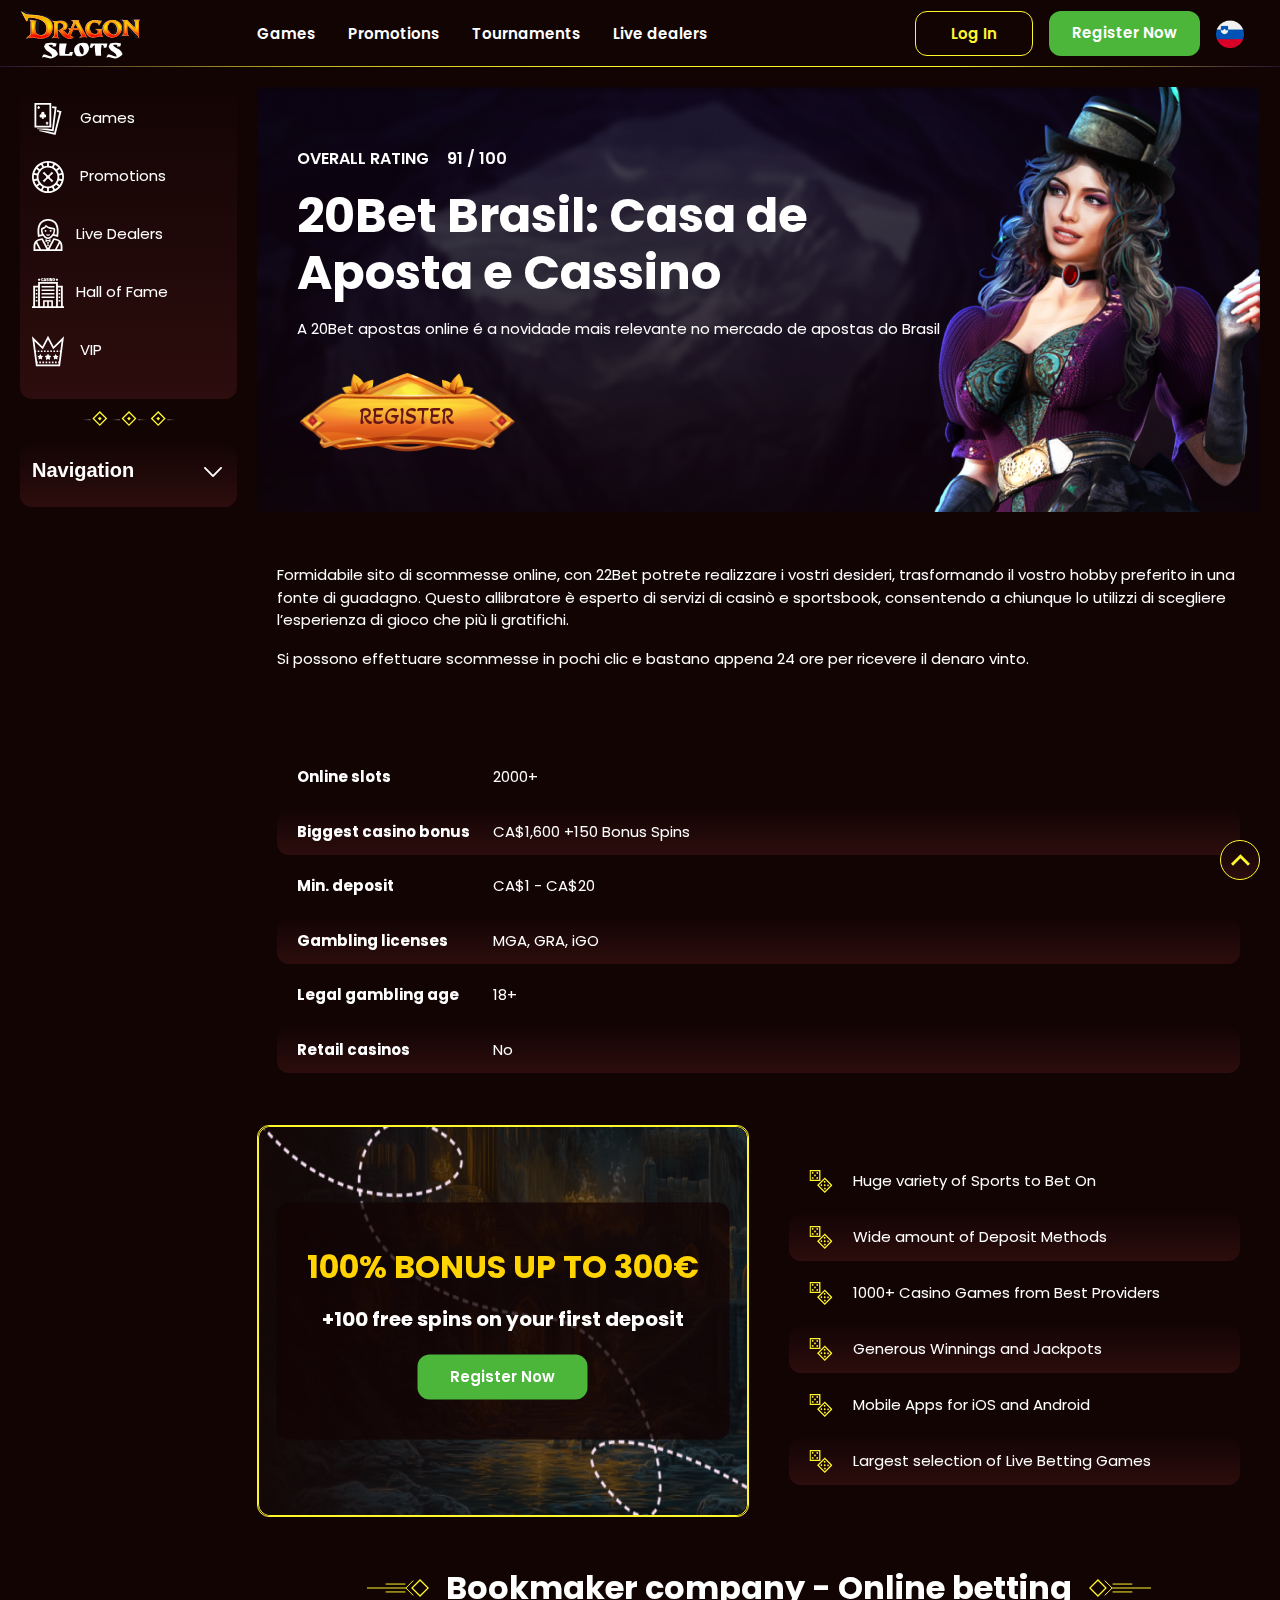
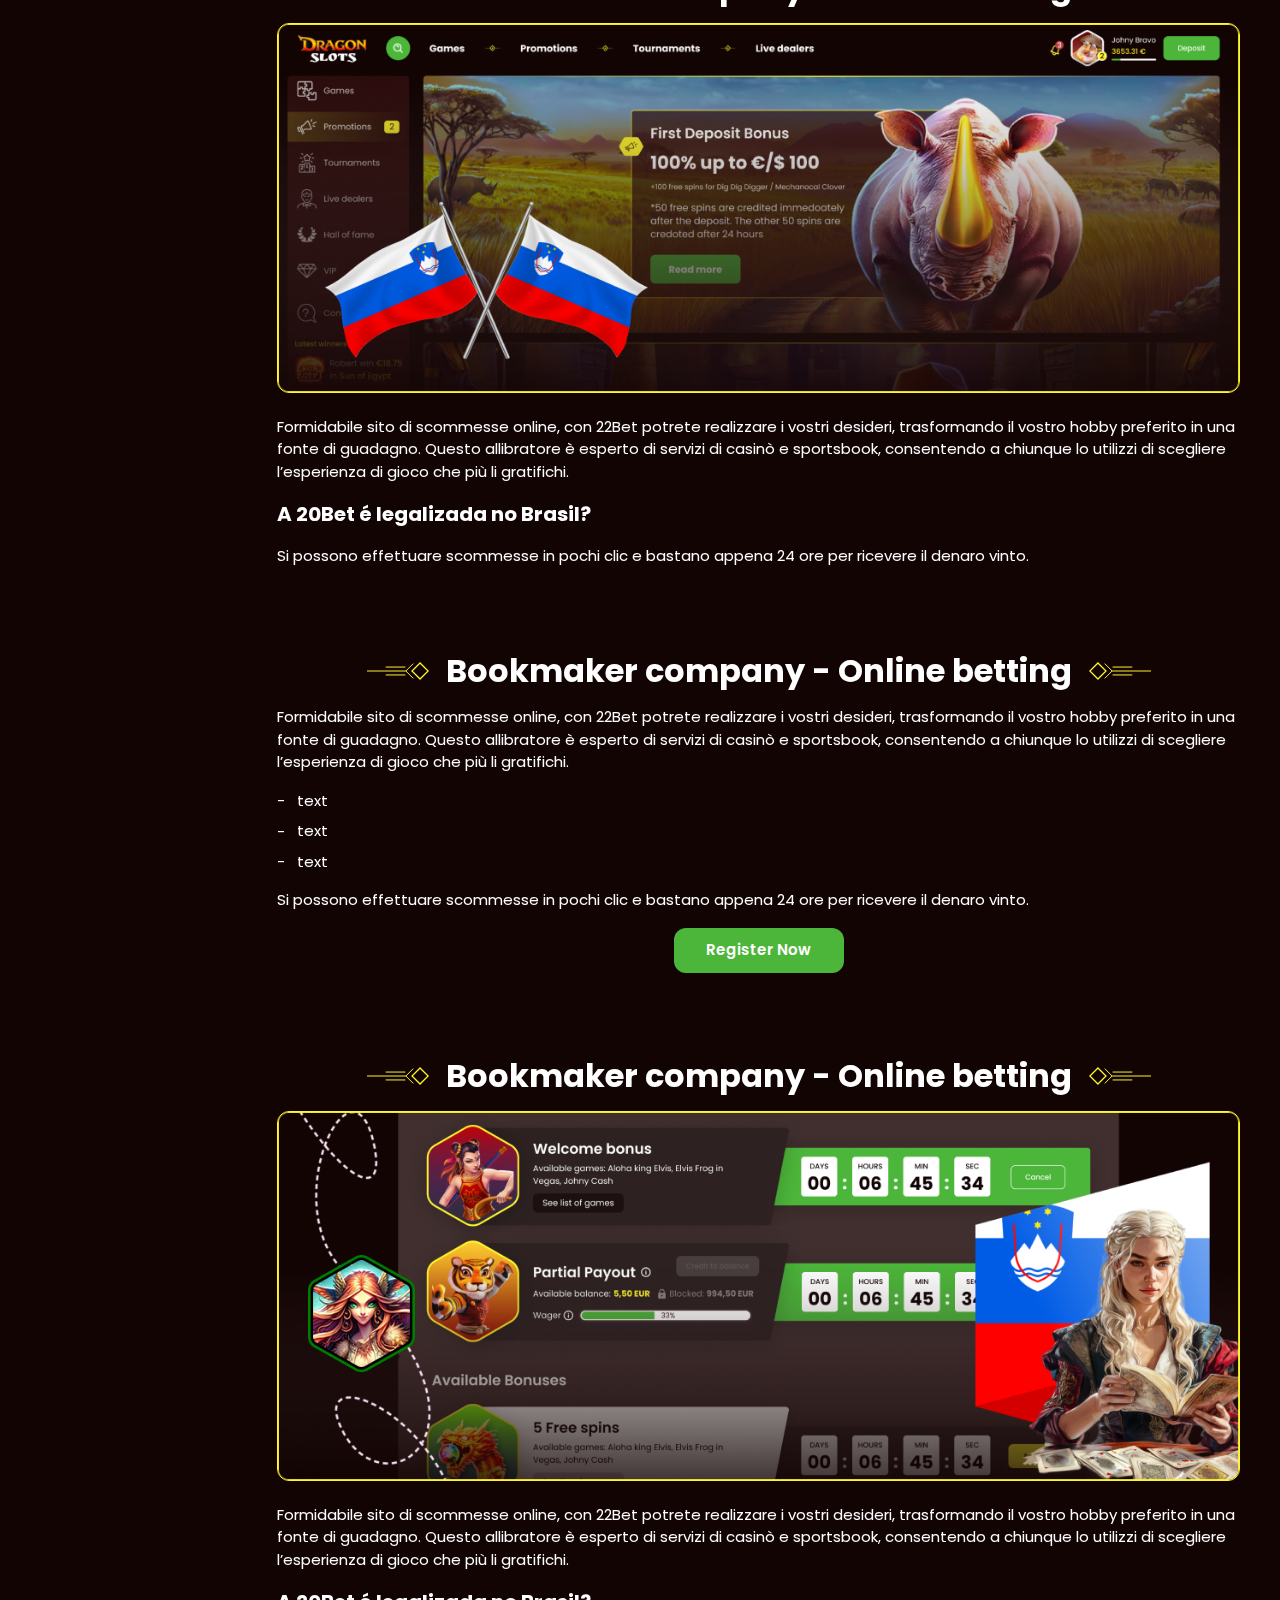
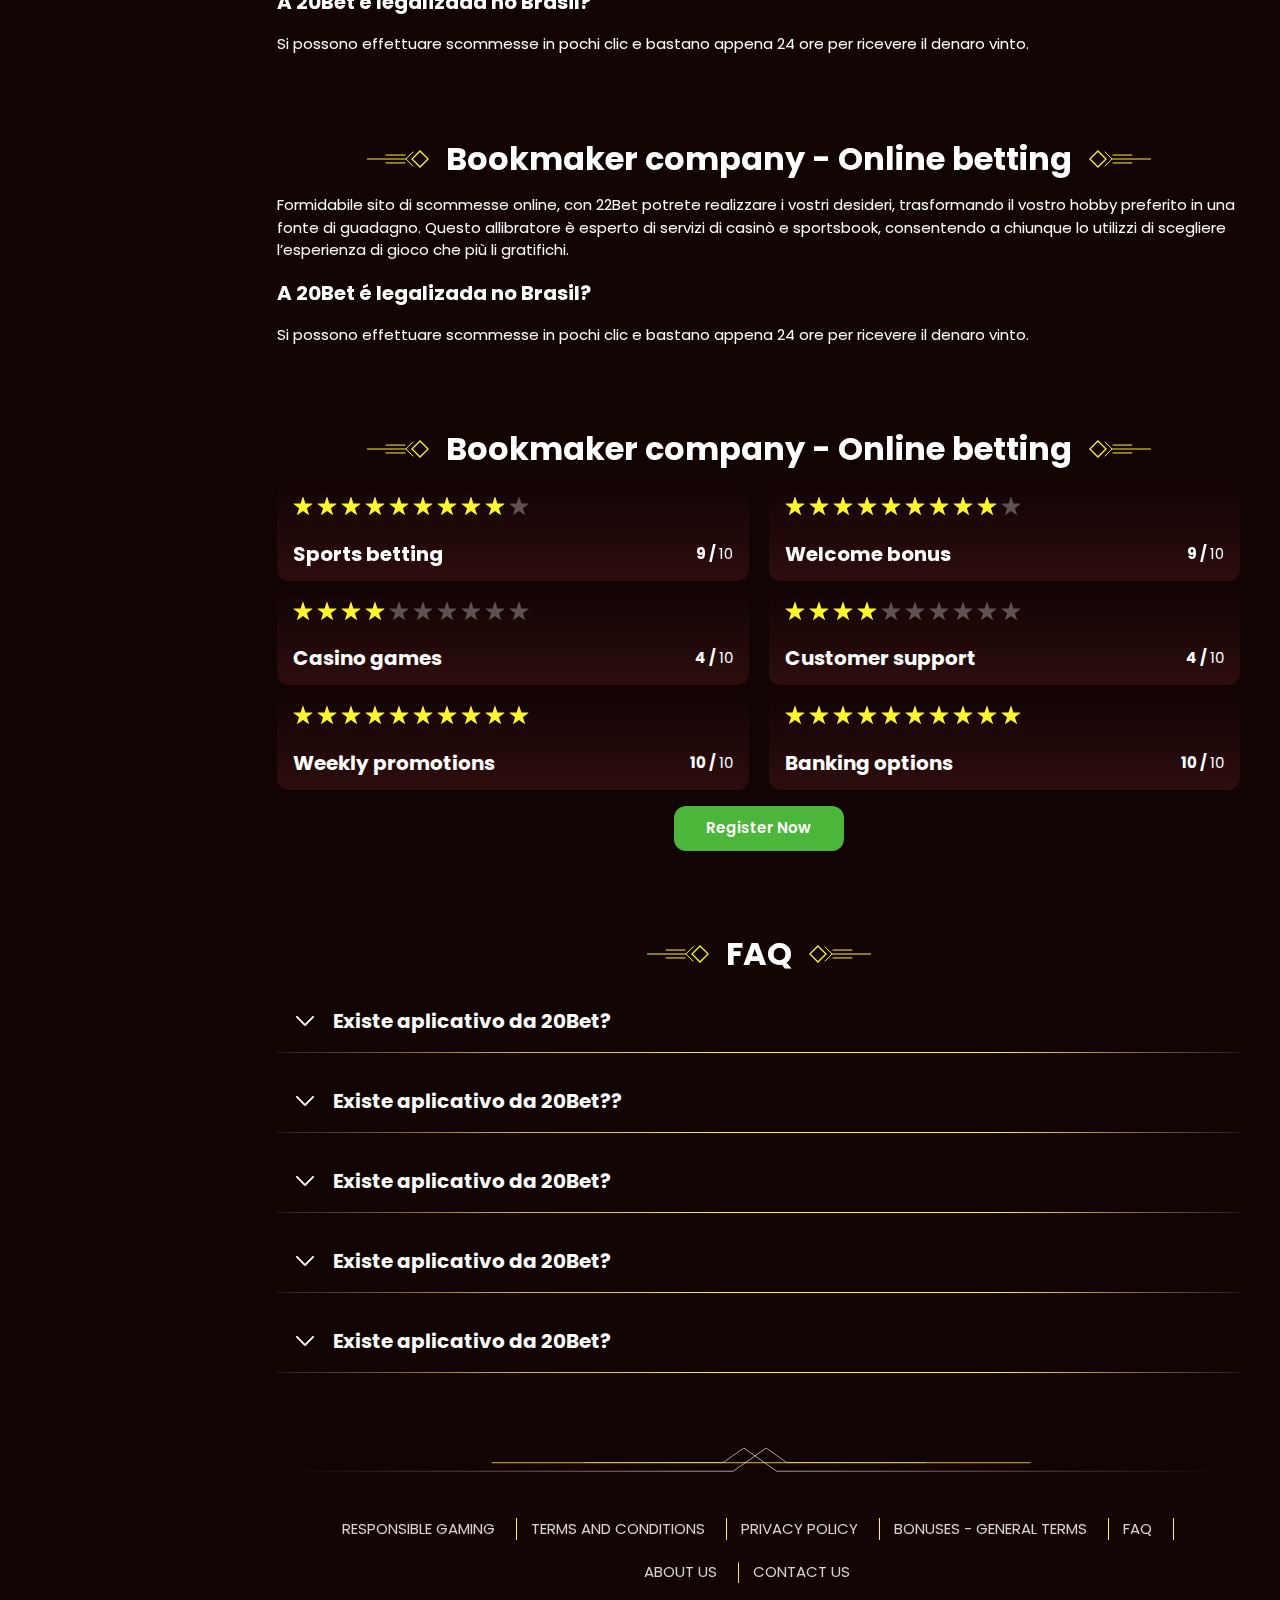
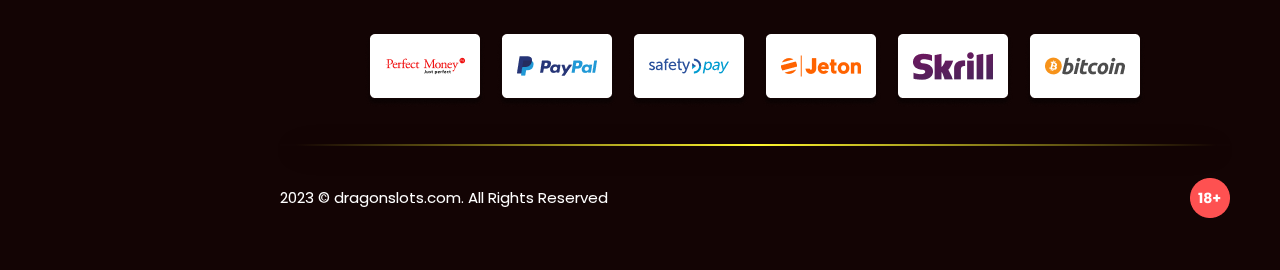
<file: index.html>
<!DOCTYPE html>
<html lang="si">
  <head>
    <meta charset="UTF-8" />
    <meta name="viewport" content="width=device-width, initial-scale=1.0" />
    <title>20Bet Brasil: Casa de Aposta e Cassino</title>
    <meta name="description" content />
    <meta property="og:site_name" content />
    <meta property="og:title" content />
    <meta property="og:type" content="website" />
    <meta property="og:url" content="http://dragonslot.si/" />
    <meta property="og:image" content />
    <meta property="og:image:alt" content />
    <meta property="og:locale" content="si" />
    <meta property="og:description" content />
    <link rel="preconnect" href="https://fonts.googleapis.com" />
    <link rel="preconnect" href="https://fonts.gstatic.com" crossorigin />
    <link href="https://fonts.googleapis.com/css2?family=Akaya+Kanadaka&family=Poppins:wght@100;200;300;400;500;600;700;800;900&display=swap" rel="stylesheet">
    <link rel="stylesheet" href="./css/reset.css" />
    <link rel="stylesheet" href="./css/main.css">
    <link rel="stylesheet" href="./css/media.css">
    <link rel="icon" href="./images/vector.png" type="image/x-icon" />
    <script
      src="https://code.jquery.com/jquery-3.6.1.min.js"
      integrity="sha256-o88AwQnZB+VDvE9tvIXrMQaPlFFSUTR+nldQm1LuPXQ="
      crossorigin="anonymous"
    ></script>
  </head>
  <body>
    <header class="header">
      <section class="content header__content">
        <a href="#" class="logo header__logo"
          ><img src="./images/logo.svg" alt="logo" title=""
        /></a>
        <button class="header__btn-menu">
          <svg
            width="16px"
            height="16px"
            viewBox="0 0 16 16"
            xmlns="http://www.w3.org/2000/svg"
          >
            <rect y="0" width="16" height="3" rx="1.5"></rect>
            <rect y="6.5" width="16" height="3" rx="1.5"></rect>
            <rect y="13" width="16" height="3" rx="1.5"></rect>
          </svg>
        </button>
        <nav class="menu header__menu">
          <ul class="header__menu-list">
            <li><a href="#">Games</a></li>
            <li><a href="#">Promotions</a></li>
            <li><a href="#">Tournaments</a></li>
            <li><a href="#">Live dealers</a></li>
          </ul>
          <div class="header__btn">
            <a
              href="#"
              class="header__button header__button-login header__btn-login"
              >Log in
            </a>
            <a
              href="#"
              class="header__button header__button-signin header__btn-signin"
              >Register now</a
            >
          </div>
        </nav>
        <a href="#" class="header__button header__button-login">Log in </a>
        <a href="#" class="header__button header__button-signin">Register now</a>

        <a class="header__country" href="#">
          <span><img src="./images/flag.png" alt=" Flag" title /></span>
        </a>
      </section>
    </header>
 <main class="main">
        <aside class="sidebar-wrapper">
            <section class=" sidebar">
              <nav class="menu sidebar__menu">
                <ul>
                    <li >
                        <a href="#" ><img src="./images/sidebar/games.svg" alt=" Games"  title/> Games </a>
                      </li>
                      <li >
                        <a href="#" > <img  src="./images/sidebar/promotions.svg"  alt="Promotions"  title/> Promotions</a>
                      </li>     
                      <li >
                        <a href="#" ><img src="./images/sidebar/live.svg" alt="Live Dealers"  title/>Live Dealers</a>
                      </li>
                      <li >
                        <a href="#" ><img src="./images/sidebar/hall.svg" alt="Hall of Fame" title>Hall of Fame</a>
                      </li>
                      <li >
                        <a href="" > <img src="./images/sidebar/vip.svg" alt="vip" title/> VIP</a>
                      </li>
                    
                </ul>
              </nav>
    
              <div class="sidebar__wrap">
                <button class="sidebar__links-button">
                  Navigation 
                </button>
                <div class="sidebar__links">
                  <ul class="sidebar__links-list">
                      <li ><a  href="#" title>Review of 22Bet</a></li>
                      <li ><a  href="#" title>Registration</a></li>
                      <li ><a  href="#" title>22Bet Betting Expert Reviews</a></li>
                      <li ><a  href="#" title>Layouts and navigation</a></li>
                      <li ><a  href="#" title>Sports betting</a></li>
                      <li ><a  href="#" title>Sports offers</a></li>
                      <li ><a  href="#" title>Live betting</a></li>
                      <li ><a  href="#" title>Cash out</a></li>
                      <li ><a  href="#" title>Live stream</a></li>
                  </ul>
                </div>
              </div>
            </section>
          </aside>
    
          <section class="content__wrapper">
            <section class="content hero hero__content">
              <div class="background hero__background">
                <img src="./images/main/bg-main.png" alt="hero" title />
              </div>
    
              <div class="hero__data">
                <div
                  class="hero__rating"
                  itemscope
                  itemtype="http://schema.org/Game"
                >
                  <p>Overall Rating</p>
                  <meta itemprop="name" content="https://dragonslot.si/" />
                  <span
                    itemprop="aggregateRating"
                    itemscope
                    itemtype="http://schema.org/AggregateRating"
                  >
                    <span itemprop="ratingValue"> 91 </span>
                    <span> / </span>
                    <span itemprop="bestRating"> 100 </span>
                    <meta itemprop="reviewCount" content="100" />
                  </span>
                </div>
                <h1 class="title general hero__title">
                  20Bet Brasil: Casa de Aposta e Cassino
                </h1>
                <p class="hero__text">A 20Bet apostas online é a novidade mais relevante no mercado de apostas do Brasil</p>
    
                <a href="#" class="button-page hero__button">Register</a>
              </div>
            </section>
            <section class="content page-nav">
              <div class="page-nav-button sidebar__links-button">
                Navigation 
              </div>
              <ul class="page-nav-list sidebar__links-list">
               
                <li ><a  href="#" title>Review of 22Bet</a></li>
                <li ><a  href="#" title>Registration</a></li>
                <li ><a  href="#" title>22Bet Betting Expert Reviews</a></li>
                <li ><a  href="#" title>Layouts and navigation</a></li>
                <li ><a  href="#" title>Sports betting</a></li>
                <li ><a  href="#" title>Sports offers</a></li>
                <li ><a  href="#" title>Live betting</a></li>
                <li ><a  href="#" title>Cash out</a></li>
                <li ><a  href="#" title>Live stream</a></li>
              </ul>
            </section>
            <section class="content article ">
          
                <p >
                  Formidabile sito di scommesse online, con 22Bet potrete realizzare i
                  vostri desideri, trasformando il vostro hobby preferito in una fonte
                  di guadagno. Questo allibratore è esperto di servizi di casinò e
                  sportsbook, consentendo a chiunque lo utilizzi di scegliere
                  l’esperienza di gioco che più li gratifichi.
                </p>
                <p >
                  Si possono effettuare scommesse in pochi clic e bastano appena 24 ore
                  per ricevere il denaro vinto.
                </p>
              </section> 
              <section class=" features">
              
                <div class="features__list features__table"> 
                    <table>
                      <tbody>
                        <tr>
                          <td>Online slots</td>
                          <td>2000+</td>
                        </tr>
                        <tr>
                          <td>Biggest casino bonus</td>
                          <td>CA$1,600 +150 Bonus Spins</td>
                        </tr>
                        <tr>
                          <td>Min. deposit</td>
                          <td>CA$1 - CA$20</td>
                        </tr>
                        <tr>
                          <td>Gambling licenses</td>
                          <td>MGA, GRA, iGO</td>
                        </tr>
                        <tr>
                          <td>Legal gambling age</td>
                          <td>18+</td>
                        </tr>
                        <tr>
                          <td>Retail casinos</td>
                          <td>No</td>
                        </tr>
                      </tbody>
                    </table>
                    
                  </div>
             
                      
                    <section class="features__wrapp">
                
                  <div class="features__wrapper">
                    <div class=" features-banner__background">
                      <img src="./images/main/banner-main.png" alt="background" title>
                    </div>
                   <div class="features-banner__data">
                      <h2 class=" title   features-banner__title">100% BONUS UP TO 300€ </br> <span class=" features-banner__subtitle">+100 free spins on your first deposit</ы></h3>
                      
                      <a href="#" class="button features__button ">Register now</a>
                   
                   </div>
                  </div>
                  <ul class="features__list features__item">
                    <li >Huge variety of Sports to Bet On</li>
                    <li >Wide amount of Deposit Methods</li>
                    <li >1000+ Casino Games from Best Providers</li>
                    <li >Generous Winnings and Jackpots</li>
                    <li >Mobile Apps for iOS and Android</li>
                    <li >Largest selection of Live Betting Games</li>
                </ul>
                 </section>
             </section> 
             <section class=" content article">
                <h2 class="article__title high title">Bookmaker company - Online betting</h2>
                <div class="images">
                  <img
                  src="./images/main/image1-main.png"
                  alt="images" title
                  class=""
                  
                />
                </div>
                <p class="">
                  Formidabile sito di scommesse online, con 22Bet potrete realizzare i
                  vostri desideri, trasformando il vostro hobby preferito in una fonte
                  di guadagno. Questo allibratore è esperto di servizi di casinò e
                  sportsbook, consentendo a chiunque lo utilizzi di scegliere
                  l’esperienza di gioco che più li gratifichi.
                </p>
                <h3 >A 20Bet é legalizada no Brasil?</h3>
                <p >
                  Si possono effettuare scommesse in pochi clic e bastano appena 24 ore
                  per ricevere il denaro vinto.
                </p>
              </section>
              <section class=" content article ">
                <h2 class="article__title high title">Bookmaker company - Online betting</h2>
                <p >
                  Formidabile sito di scommesse online, con 22Bet potrete realizzare i
                  vostri desideri, trasformando il vostro hobby preferito in una fonte
                  di guadagno. Questo allibratore è esperto di servizi di casinò e
                  sportsbook, consentendo a chiunque lo utilizzi di scegliere
                  l’esperienza di gioco che più li gratifichi.
                </p>
                <ul>
                  <li >text</li>
                  <li >text</li>
                  <li >text</li>
                </ul>
                
                <p >
                  Si possono effettuare scommesse in pochi clic e bastano appena 24 ore
                  per ricevere il denaro vinto.
                </p>
                <a href="#" class="header__button  article__button">Register now</a>
              </section>
              <section class=" content article">
                <h2 class="article__title high title">Bookmaker company - Online betting</h2>
                <div class="images">
                  <img
                  src="./images/main/image2-main.png"
                  alt="images" title
                  class=""
                  
                />
                </div>
                <p class="">
                  Formidabile sito di scommesse online, con 22Bet potrete realizzare i
                  vostri desideri, trasformando il vostro hobby preferito in una fonte
                  di guadagno. Questo allibratore è esperto di servizi di casinò e
                  sportsbook, consentendo a chiunque lo utilizzi di scegliere
                  l’esperienza di gioco che più li gratifichi.
                </p>
                <h3 >A 20Bet é legalizada no Brasil?</h3>
                <p >
                  Si possono effettuare scommesse in pochi clic e bastano appena 24 ore
                  per ricevere il denaro vinto.
                </p>
              </section>
              <section class=" content article ">
                <h2 class="article__title high title">Bookmaker company - Online betting</h2>
                <p >
                  Formidabile sito di scommesse online, con 22Bet potrete realizzare i
                  vostri desideri, trasformando il vostro hobby preferito in una fonte
                  di guadagno. Questo allibratore è esperto di servizi di casinò e
                  sportsbook, consentendo a chiunque lo utilizzi di scegliere
                  l’esperienza di gioco che più li gratifichi.
                </p>
                <h3>A 20Bet é legalizada no Brasil?</h3>
                
                <p >
                  Si possono effettuare scommesse in pochi clic e bastano appena 24 ore
                  per ricevere il denaro vinto.
                </p>
                
              </section>
              <section class="content ratings ">
                                </div>
                  <h2 class="ratings__title title high">
                    Bookmaker company - Online betting
                  </h2>
                  
                  <ul class="ratings__list">
                    <li><div class="ratings__img">
                      <img src="./images/main/star-gold.svg" alt="stars" title>
                      <img src="./images/main/star-gold.svg" alt="stars" title>
                      <img src="./images/main/star-gold.svg" alt="stars" title>
                      <img src="./images/main/star-gold.svg" alt="stars" title>
                      <img src="./images/main/star-gold.svg" alt="stars" title>
                      <img src="./images/main/star-gold.svg" alt="stars" title>
                      <img src="./images/main/star-gold.svg" alt="stars" title>
                      <img src="./images/main/star-gold.svg" alt="stars" title>
                      <img src="./images/main/star-gold.svg" alt="stars" title>
                      <img src="./images/main/star-grey.svg" alt="stars" title>
                    </div>
                      
                      <div  class="ratings__info">
                        <p>Sports betting</p>
                        <span class="ratings__data">
                          <span>9</span>
                          <span>/</span>
                          <span>10</span>
                        </span>
                      </div>
                    </li>
                    
                  
                    <li>
                     
                      <div class="ratings__img">
                        <img src="./images/main/star-gold.svg" alt="stars" title>
                        <img src="./images/main/star-gold.svg" alt="stars" title>
                        <img src="./images/main/star-gold.svg" alt="stars" title>
                        <img src="./images/main/star-gold.svg" alt="stars" title>
                        <img src="./images/main/star-gold.svg" alt="stars" title>
                        <img src="./images/main/star-gold.svg" alt="stars" title>
                        <img src="./images/main/star-gold.svg" alt="stars" title>
                        <img src="./images/main/star-gold.svg" alt="stars" title>
                        <img src="./images/main/star-gold.svg" alt="stars" title>
                        <img src="./images/main/star-grey.svg" alt="stars" title>
                      </div>
                      <div class="ratings__info">
                        <p>Welcome bonus</p>
                        <span class="ratings__data">
                          <span>9</span>
                          <span>/</span>
                          <span>10</span>
                        </span>
                      </div>
                      
                    </li>
                    <li>
                     
                      <div class="ratings__img">
                        <img src="./images/main/star-gold.svg" alt="stars" title>
                        <img src="./images/main/star-gold.svg" alt="stars" title>
                        <img src="./images/main/star-gold.svg" alt="stars" title>
                        <img src="./images/main/star-gold.svg" alt="stars" title>
                        <img src="./images/main/star-grey.svg" alt="stars" title>
                        <img src="./images/main/star-grey.svg" alt="stars" title>
                        <img src="./images/main/star-grey.svg" alt="stars" title>
                        <img src="./images/main/star-grey.svg" alt="stars" title>
                        <img src="./images/main/star-grey.svg" alt="stars" title>
                        <img src="./images/main/star-grey.svg" alt="stars" title>
                      </div>
                      <div class="ratings__info">
                        <p>Casino games</p>
                        <span class="ratings__data">
                          <span>4</span>
                          <span>/</span>
                          <span>10</span>
                        </span>
                      </div>
                    </li>
                    <li>
                      <div class="ratings__img">
                        <img src="./images/main/star-gold.svg" alt="stars" title>
                        <img src="./images/main/star-gold.svg" alt="stars" title>
                        <img src="./images/main/star-gold.svg" alt="stars" title>
                        <img src="./images/main/star-gold.svg" alt="stars" title>
                        <img src="./images/main/star-grey.svg" alt="stars" title>
                        <img src="./images/main/star-grey.svg" alt="stars" title>
                        <img src="./images/main/star-grey.svg" alt="stars" title>
                        <img src="./images/main/star-grey.svg" alt="stars" title>
                        <img src="./images/main/star-grey.svg" alt="stars" title>
                        <img src="./images/main/star-grey.svg" alt="stars" title>
                        
                      </div>
                     
                      <div class="ratings__info">
                        <p>Customer support</p>
                        <span class="ratings__data">
                          <span>4</span>
                          <span>/</span>
                          <span>10</span>
                        </span>
                      </div>
                      
                  </li>
                    <li>
                      <div class="ratings__img">
                        <img src="./images/main/star-gold.svg" alt="stars" title>
                        <img src="./images/main/star-gold.svg" alt="stars" title>
                        <img src="./images/main/star-gold.svg" alt="stars" title>
                        <img src="./images/main/star-gold.svg" alt="stars" title>
                        <img src="./images/main/star-gold.svg" alt="stars" title>
                        <img src="./images/main/star-gold.svg" alt="stars" title>
                        <img src="./images/main/star-gold.svg" alt="stars" title>
                        <img src="./images/main/star-gold.svg" alt="stars" title>
                        <img src="./images/main/star-gold.svg" alt="stars" title>
                        <img src="./images/main/star-gold.svg" alt="stars" title>
                        
                      </div>
                     
                      <div class="ratings__info">
                        <p>Weekly promotions</p>
                        <span class="ratings__data">
                          <span>10</span>
                          <span>/</span>
                          <span>10</span>
                        </span>
                      </div> 
                    
                    </li>
                    
                
                    <li>
                      <div class="ratings__img">
                        <img src="./images/main/star-gold.svg" alt="stars" title>
                        <img src="./images/main/star-gold.svg" alt="stars" title>
                        <img src="./images/main/star-gold.svg" alt="stars" title>
                        <img src="./images/main/star-gold.svg" alt="stars" title>
                        <img src="./images/main/star-gold.svg" alt="stars" title>
                        <img src="./images/main/star-gold.svg" alt="stars" title>
                        <img src="./images/main/star-gold.svg" alt="stars" title>
                        <img src="./images/main/star-gold.svg" alt="stars" title>
                        <img src="./images/main/star-gold.svg" alt="stars" title>
                        <img src="./images/main/star-gold.svg" alt="stars" title>
                      </div>
                      
                      <div class="ratings__info">
                        <p>Banking options</p>
                        <span class="ratings__data">
                          <span>10</span>
                          <span>/</span>
                          <span>10</span>
                        </span>
                      </div>
                      
                    </li>
                 
              
                  </ul>
                <a href="#" class="header__button ratings__button">Register now</a>
                </section>
               <section class="content faq ">
                <h2 class="title high faq__title ">FAQ</h2>
                <ul class="faq__list " itemscope itemtype="https://schema.org/FAQPage">
                  <li class="faq__item"  itemscope itemprop="mainEntity" itemtype="https://schema.org/Question">
                    <h3 class="title medium faq__subtitle js-button-expander"  itemprop="name">Existe aplicativo da 20Bet?
                     </h3>
                    <div  class="faq__answer js-expand-content" itemscope  itemprop="acceptedAnswer" itemtype="https://schema.org/Answer">
                      <p  itemprop="text">
                        Formidabile sito di scommesse online, con 22Bet potrete realizzare i vostri desideri, trasformando il vostro hobby preferito in una fonte di guadagno. Questo allibratore è esperto di servizi di casinò e sportsbook, consentendo a chiunque lo utilizzi di scegliere l’esperienza di gioco che più li gratifichi.
                      </p>
                    </div>
                  </li>
                  <li class="faq__item"  itemscope itemprop="mainEntity" itemtype="https://schema.org/Question">
                    <h3 class="title medium faq__subtitle js-button-expander"  itemprop="name">Existe aplicativo da 20Bet??</h3>
                    <div class="faq__answer js-expand-content" itemscope  itemprop="acceptedAnswer" itemtype="https://schema.org/Answer">
                      <p  itemprop="text">
                        Formidabile sito di scommesse online, con 22Bet potrete realizzare i vostri desideri, trasformando il vostro hobby preferito in una fonte di guadagno. Questo allibratore è esperto di servizi di casinò e sportsbook, consentendo a chiunque lo utilizzi di scegliere l’esperienza di gioco che più li gratifichi.
                      </p>
                    </div>
                  </li> 
                   <li class="faq__item"  itemscope itemprop="mainEntity" itemtype="https://schema.org/Question">
                    <h3 class="title medium faq__subtitle js-button-expander"  itemprop="name">Existe aplicativo da 20Bet?</h3>
                    <div class="faq__answer js-expand-content" itemscope  itemprop="acceptedAnswer" itemtype="https://schema.org/Answer">
                      <p  itemprop="text">
                        Formidabile sito di scommesse online, con 22Bet potrete realizzare i vostri desideri, trasformando il vostro hobby preferito in una fonte di guadagno. Questo allibratore è esperto di servizi di casinò e sportsbook, consentendo a chiunque lo utilizzi di scegliere l’esperienza di gioco che più li gratifichi.
                      </p>
                    </div>
                  </li> 
                  <li class="faq__item"  itemscope itemprop="mainEntity" itemtype="https://schema.org/Question">
                    <h3 class="title medium faq__subtitle js-button-expander"  itemprop="name">Existe aplicativo da 20Bet?</h3>
                    <div class="faq__answer js-expand-content" itemscope  itemprop="acceptedAnswer" itemtype="https://schema.org/Answer">
                      <p  itemprop="text">
                        Formidabile sito di scommesse online, con 22Bet potrete realizzare i vostri desideri, trasformando il vostro hobby preferito in una fonte di guadagno. Questo allibratore è esperto di servizi di casinò e sportsbook, consentendo a chiunque lo utilizzi di scegliere l’esperienza di gioco che più li gratifichi.
                      </p>
                    </div>
                  </li> 
                  <li class="faq__item"  itemscope itemprop="mainEntity" itemtype="https://schema.org/Question">
                    <h3 class="title medium faq__subtitle js-button-expander"  itemprop="name">Existe aplicativo da 20Bet?</h3>
                    <div class="faq__answer js-expand-content" itemscope  itemprop="acceptedAnswer" itemtype="https://schema.org/Answer">
                      <p  itemprop="text">
                        Formidabile sito di scommesse online, con 22Bet potrete realizzare i vostri desideri, trasformando il vostro hobby preferito in una fonte di guadagno. Questo allibratore è esperto di servizi di casinò e sportsbook, consentendo a chiunque lo utilizzi di scegliere l’esperienza di gioco che più li gratifichi.
                      </p>
                    </div>
                  </li> 
                  
                </ul>
              </section> 
              <div class=""  onclick="scrollToTop()">
                <button class="main__arrow" id="scrollToTopBtn"></button>
              </div> 
          </section>
    
    </main> 
    <footer class="footer  ">
     
      <section class="content footer__content">
      <nav class="menu footer__menu">
        <ul >
          <li>
            <a href="#" >RESPONSIBLE GAMING</a>
          </li>
          <li >
            <a href="#" >TERMS AND CONDITIONS</a>
          </li>
          <li >
            <a href="#" >PRIVACY POLICY</a>
          </li>
          <li>
            <a href="#" >BONUSES - GENERAL TERMS</a>
          </li>
          <li >
            <a href="#" >FAQ</a>
          </li>
          <li >
            <a href="#" >ABOUT US</a>
          </li>
          <li >
            <a href="#" >CONTACT US</a>
          </li>
        </ul>
      </nav>

      <ul class="footer-card__list">
        <li >
          <a href="#" >
            <img src="./images/perfect.png" alt="perfect money" title/>
          </a>
        </li>
        <li >
          <a href="#" >
            <img src="./images/pay.png" alt="pay pal" title/>
          </a>
        </li>
        <li >
          <a href="#" >
            <img src="./images/safety.png" alt="safety pay" title=""/>
          </a>
        </li>
        <li >
          <a href="#" >
            <img src="./images/jeton.png" alt="jeton" title=""/>
          </a>
        </li>
        <li >
          <a href="#" >
            <img src="./images/scrill.png" alt="skrill" title=""/>
          </a>
        </li>
        <li >
          <a href="#" >
            <img src="./images/bitcoin.png" alt="bitcoin" title=""/>
          </a>
        </li>
      </ul>
      <div class="footer__box">
          <p>2023 &copy; dragonslots.com. All Rights Reserved</p>
        <img src="./images/limit.png" alt="age limit" title=""/>
      </div>
      
    </section>
    </footer>
    <script src="./js/expander.js" defer></script>
    <script src="./js/sidebar.js" defer></script>
    <script src="./js/arrowUp.js" defer></script>
    <script src="./js/mobile-menu.js" defer></script>
  </body>
</html>
</file>
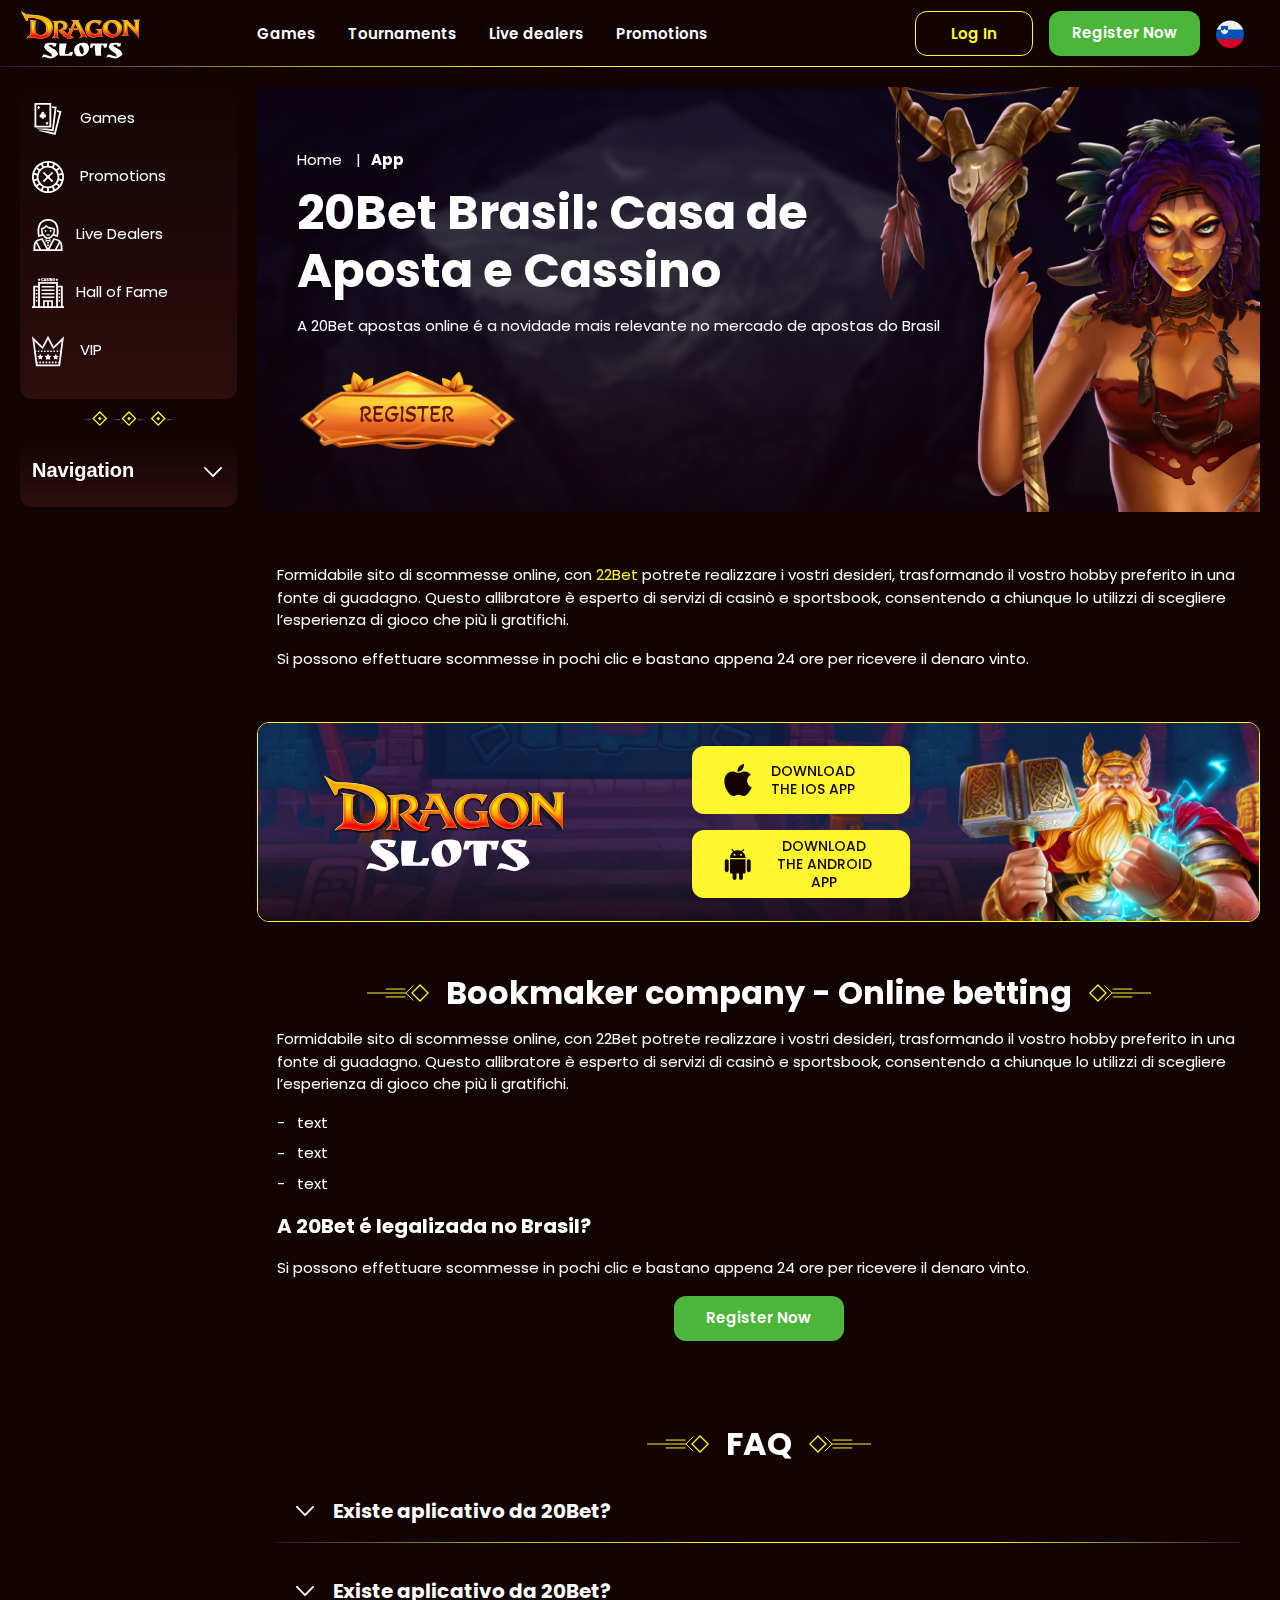
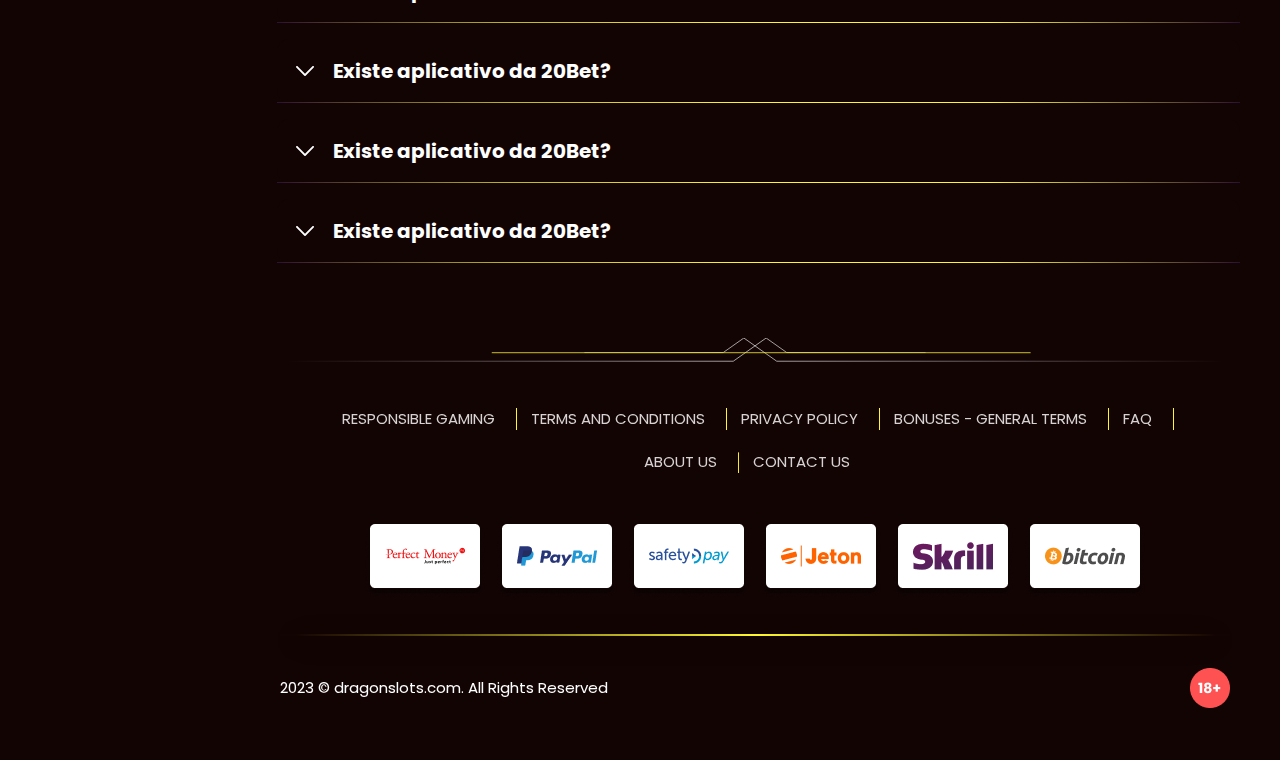
<file: app.html>
<!DOCTYPE html>
<html lang="si">
  <head>
    <meta charset="UTF-8" />
    <meta name="viewport" content="width=device-width, initial-scale=1.0" />
    <title>20Bet Brasil: Casa de Aposta e Cassino</title>
    <meta
      name="description"
      content=""
    />
    <meta property="og:site_name" content="" />
    <meta
      property="og:title"
      content=""
    />
    <meta property="og:type" content="website" />
    <meta property="og:url" content="http://dragonslot.si/" />
    <meta property="og:image" content />
    <meta property="og:image:alt" content />
    <meta property="og:locale" content="si" />
    <meta
      property="og:description"
      content=""
    />
    <link rel="preconnect" href="https://fonts.googleapis.com" />
    <link rel="preconnect" href="https://fonts.gstatic.com" crossorigin />
    <link href="https://fonts.googleapis.com/css2?family=Akaya+Kanadaka&family=Poppins:wght@100;200;300;400;500;600;700;800;900&display=swap" rel="stylesheet">
    <link rel="stylesheet" href="./css/reset.css" />
    <link rel="stylesheet" href="./css/main.css" />
    <link rel="stylesheet" href="./css/media.css" />
    <link rel="icon" href="./images/vector.png" type="image/x-icon" />
    <script
      src="https://code.jquery.com/jquery-3.6.1.min.js"
      integrity="sha256-o88AwQnZB+VDvE9tvIXrMQaPlFFSUTR+nldQm1LuPXQ="
      crossorigin="anonymous"
    ></script>
  </head>
  <body>
    <header class="header">
      <section class="content header__content">
        <a href="#" class="logo header__logo"
          ><img src="./images/logo.svg" alt="logo" title=""
        /></a>
        <button class="header__btn-menu">
          <svg
            width="16px"
            height="16px"
            viewBox="0 0 16 16"
            xmlns="http://www.w3.org/2000/svg"
          >
            <rect y="0" width="16" height="3" rx="1.5"></rect>
            <rect y="6.5" width="16" height="3" rx="1.5"></rect>
            <rect y="13" width="16" height="3" rx="1.5"></rect>
          </svg>
        </button>
        <nav class="menu header__menu">
          <ul class="header__menu-list">
            <li><a href="#">Games</a></li>
            <li><a href="#">Tournaments</a></li>
            <li><a href="#">Live dealers</a></li>
            <li><a href="#">Promotions</a></li>
          </ul>
          <div class="header__btn">
            <a
              href="#"
              class="header__button header__button-login header__btn-login"
              >Log in
            </a>
            <a
              href="#"
              class="header__button header__button-signin header__btn-signin"
              >Register now</a
            >
          </div>
        </nav>
        <a href="#" class="header__button header__button-login">Log in </a>
        <a href="#" class="header__button header__button-signin">Register now</a>

        <a class="header__country" href="#">
          <span><img src="./images/flag.png" alt=" Flag" title /></span>
        </a>
      </section>
    </header>
    <main class="main">
      <aside class="sidebar-wrapper">
        <section class="sidebar">
          <nav class="menu sidebar__menu">
            <ul>
              <li >
                <a href="#" ><img src="./images/sidebar/games.svg" alt=" Games"  title/> Games </a>
              </li>
              <li >
                <a href="#" > <img  src="./images/sidebar/promotions.svg"  alt="Promotions"  title/> Promotions</a>
              </li>     
              <li >
                <a href="#" ><img src="./images/sidebar/live.svg" alt="Live Dealers"  title/>Live Dealers</a>
              </li>
              <li >
                <a href="#" ><img src="./images/sidebar/hall.svg" alt="Hall of Fame" title>Hall of Fame</a>
              </li>
              <li >
                <a href="" > <img src="./images/sidebar/vip.svg" alt="vip" title/> VIP</a>
              </li>
            </ul>
          </nav>

          <div class="sidebar__wrap">
            <button class="sidebar__links-button">
              Navigation 
            </button>
            <div class="sidebar__links">
              <ul class="sidebar__links-list">
                  <li ><a  href="#" title>Review of 22Bet</a></li>
                  <li ><a  href="#" title>Registration</a></li>
                  <li ><a  href="#" title>22Bet Betting Expert Reviews</a></li>
                  <li ><a  href="#" title>Layouts and navigation</a></li>
                  <li ><a  href="#" title>Sports betting</a></li>
                  <li ><a  href="#" title>Sports offers</a></li>
                  <li ><a  href="#" title>Live betting</a></li>
                  <li ><a  href="#" title>Cash out</a></li>
                  <li ><a  href="#" title>Live stream</a></li>
              </ul>
            </div>
          </div>
        </section>
      </aside>

      <section class="content__wrapper">
        <section class="content hero hero__app">
          <div class="background hero__background">
            <img src="./images/app/bg-app.png" alt="hero" title />
          </div>

          <div class="hero__data hero__data-app">
            <ul
              class="breadcrumbs"
              itemscope
              itemtype="https://schema.org/BreadcrumbList"
            >
              <li
                itemprop="itemListElement"
                itemscope
                itemtype="https://schema.org/ListItem"
              >
                <a href="#" itemprop="item">
                  <span itemprop="name">Home</span></a
                >
                <meta itemprop="position" content="1" />
              </li>
              <li
                itemprop="itemListElement"
                itemscope
                itemtype="https://schema.org/ListItem"
              >
                <a href="#" itemprop="item"> <span itemprop="name">App</span></a>
                <meta itemprop="position" content="2" />
              </li>
            </ul>
            <h1 class="title general hero__title">
              20Bet Brasil: Casa de Aposta e Cassino
            </h1>
            <p class="hero__text">A 20Bet apostas online é a novidade mais relevante no mercado de apostas do Brasil</p>
            <a href="#" class="button-page hero__button">Register</a>
          </div>
        </section>
        <section class="content page-nav">
          <div class="page-nav-button sidebar__links-button">Navigation</div>
          <ul class="page-nav-list sidebar__links-list">
            <li><a href="#" title>Review of 22Bet</a></li>
            <li><a href="#" title>Registration</a></li>
            <li><a href="#" title>22Bet Betting Expert Reviews</a></li>
            <li><a href="#" title>Layouts and navigation</a></li>
            <li><a href="#" title>Sports betting</a></li>
            <li><a href="#" title>Sports offers</a></li>
            <li><a href="#" title>Live betting</a></li>
            <li><a href="#" title>Cash out</a></li>
            <li><a href="#" title>Live stream</a></li>
          </ul>
        </section>
        <section class="content article">
          <p>
            Formidabile sito di scommesse online, con <a href="#" class="article__links">22Bet</a> potrete realizzare i vostri desideri, trasformando il vostro hobby preferito in una fonte di guadagno. Questo allibratore è esperto di servizi di casinò e sportsbook, consentendo a chiunque lo utilizzi di scegliere l’esperienza di gioco che più li gratifichi.
          </p>
          <p>Si possono effettuare scommesse in pochi clic e bastano appena 24 ore per ricevere il denaro vinto.</p>
        </section>
        <section class="content banner banner__app">
          <div class="background banner__background-app">
            <img src="./images/app/banner-app.png" alt="banner" title />
          </div>
          <div class="banner__content banner__content-app">
            <div class="button__wrap-app">
              <a href="#" class="banner__btn banner__btn-app">
              Download </br>
              the IOS app
              </a>
              <a href="#" class="banner__btn banner__btn-android"
                >Download </br> the Android app</a
              >
            </div>
            <a href="#" class="logo banner__logo"
              ><img src="./images/app/banner-logo-app.svg" alt="logo" title=""
            /></a>
         
          </div>
        </section>
        <section class=" content article ">
          <h2 class="article__title high title">Bookmaker company - Online betting</h2>
          <p >
            Formidabile sito di scommesse online, con 22Bet potrete realizzare i
            vostri desideri, trasformando il vostro hobby preferito in una fonte
            di guadagno. Questo allibratore è esperto di servizi di casinò e
            sportsbook, consentendo a chiunque lo utilizzi di scegliere
            l’esperienza di gioco che più li gratifichi.
          </p>
          <ul>
            <li >text</li>
            <li >text</li>
            <li >text</li>
          </ul>
          <h3 >A 20Bet é legalizada no Brasil?</h3>
          <p >
            Si possono effettuare scommesse in pochi clic e bastano appena 24 ore
            per ricevere il denaro vinto.
          </p>
          <a href="#" class="header__button  article__button">Register now</a>
        </section>
        <section class="content faq">
          <h2 class="title high faq__title">FAQ</h2>
          <ul class="faq__list" itemscope itemtype="https://schema.org/FAQPage">
            <li class="faq__item"  itemscope itemprop="mainEntity" itemtype="https://schema.org/Question">
              <h3 class="title medium faq__subtitle js-button-expander"  itemprop="name">Existe aplicativo da 20Bet?
               </h3>
              <div  class="faq__answer js-expand-content" itemscope  itemprop="acceptedAnswer" itemtype="https://schema.org/Answer">
                <p  itemprop="text">
                  Formidabile sito di scommesse online, con 22Bet potrete realizzare i vostri desideri, trasformando il vostro hobby preferito in una fonte di guadagno. Questo allibratore è esperto di servizi di casinò e sportsbook, consentendo a chiunque lo utilizzi di scegliere l’esperienza di gioco che più li gratifichi.
                </p>
              </div>
            </li>
            <li class="faq__item"  itemscope itemprop="mainEntity" itemtype="https://schema.org/Question">
              <h3 class="title medium faq__subtitle js-button-expander"  itemprop="name">Existe aplicativo da 20Bet?</h3>
              <div class="faq__answer js-expand-content" itemscope  itemprop="acceptedAnswer" itemtype="https://schema.org/Answer">
                <p  itemprop="text">
                  Formidabile sito di scommesse online, con 22Bet potrete realizzare i vostri desideri, trasformando il vostro hobby preferito in una fonte di guadagno. Questo allibratore è esperto di servizi di casinò e sportsbook, consentendo a chiunque lo utilizzi di scegliere l’esperienza di gioco che più li gratifichi.
                </p>
              </div>
            </li> 
             <li class="faq__item"  itemscope itemprop="mainEntity" itemtype="https://schema.org/Question">
              <h3 class="title medium faq__subtitle js-button-expander"  itemprop="name">Existe aplicativo da 20Bet?</h3>
              <div class="faq__answer js-expand-content" itemscope  itemprop="acceptedAnswer" itemtype="https://schema.org/Answer">
                <p  itemprop="text">
                  Formidabile sito di scommesse online, con 22Bet potrete realizzare i vostri desideri, trasformando il vostro hobby preferito in una fonte di guadagno. Questo allibratore è esperto di servizi di casinò e sportsbook, consentendo a chiunque lo utilizzi di scegliere l’esperienza di gioco che più li gratifichi.
                </p>
              </div>
            </li> 
            <li class="faq__item"  itemscope itemprop="mainEntity" itemtype="https://schema.org/Question">
              <h3 class="title medium faq__subtitle js-button-expander"  itemprop="name">Existe aplicativo da 20Bet?</h3>
              <div class="faq__answer js-expand-content" itemscope  itemprop="acceptedAnswer" itemtype="https://schema.org/Answer">
                <p  itemprop="text">
                  Formidabile sito di scommesse online, con 22Bet potrete realizzare i vostri desideri, trasformando il vostro hobby preferito in una fonte di guadagno. Questo allibratore è esperto di servizi di casinò e sportsbook, consentendo a chiunque lo utilizzi di scegliere l’esperienza di gioco che più li gratifichi.
                </p>
              </div>
            </li> 
            <li class="faq__item"  itemscope itemprop="mainEntity" itemtype="https://schema.org/Question">
              <h3 class="title medium faq__subtitle js-button-expander"  itemprop="name">Existe aplicativo da 20Bet?</h3>
              <div class="faq__answer js-expand-content" itemscope  itemprop="acceptedAnswer" itemtype="https://schema.org/Answer">
                <p  itemprop="text">
                  Formidabile sito di scommesse online, con 22Bet potrete realizzare i vostri desideri, trasformando il vostro hobby preferito in una fonte di guadagno. Questo allibratore è esperto di servizi di casinò e sportsbook, consentendo a chiunque lo utilizzi di scegliere l’esperienza di gioco che più li gratifichi.
                </p>
              </div>
            </li> 
          </ul>
        </section>
      </section>
    </main>
    <footer class="footer  ">
     
      <section class="content footer__content">
      <nav class="menu footer__menu">
        <ul >
          <li>
            <a href="#" >RESPONSIBLE GAMING</a>
          </li>
          <li >
            <a href="#" >TERMS AND CONDITIONS</a>
          </li>
          <li >
            <a href="#" >PRIVACY POLICY</a>
          </li>
          <li>
            <a href="#" >BONUSES - GENERAL TERMS</a>
          </li>
          <li >
            <a href="#" >FAQ</a>
          </li>
          <li >
            <a href="#" >ABOUT US</a>
          </li>
          <li >
            <a href="#" >CONTACT US</a>
          </li>
        </ul>
      </nav>

      <ul class="footer-card__list">
        <li >
          <a href="#" >
            <img src="./images/perfect.png" alt="perfect money" title/>
          </a>
        </li>
        <li >
          <a href="#" >
            <img src="./images/pay.png" alt="pay pal"title/>
          </a>
        </li>
        <li >
          <a href="#" >
            <img src="./images/safety.png" alt="safety pay" title=""/>
          </a>
        </li>
        <li >
          <a href="#" >
            <img src="./images/jeton.png" alt="jeton" title=""/>
          </a>
        </li>
        <li >
          <a href="#" >
            <img src="./images/scrill.png" alt="skrill" title=""/>
          </a>
        </li>
        <li >
          <a href="#" >
            <img src="./images/bitcoin.png" alt="bitcoin" title=""/>
          </a>
        </li>
      </ul>
      <div class="footer__box">
          <p>2023 &copy; dragonslots.com. All Rights Reserved</p>
        <img src="./images/limit.png" alt="age limit" title=""/>
      </div>
      
    </section>
    </footer>
    <script src="./js/sidebar.js" defer></script>
    <script src="./js/expander.js" defer></script>
    <script src="./js/mobile-menu.js" defer></script>
  </body>
</html>
</file>
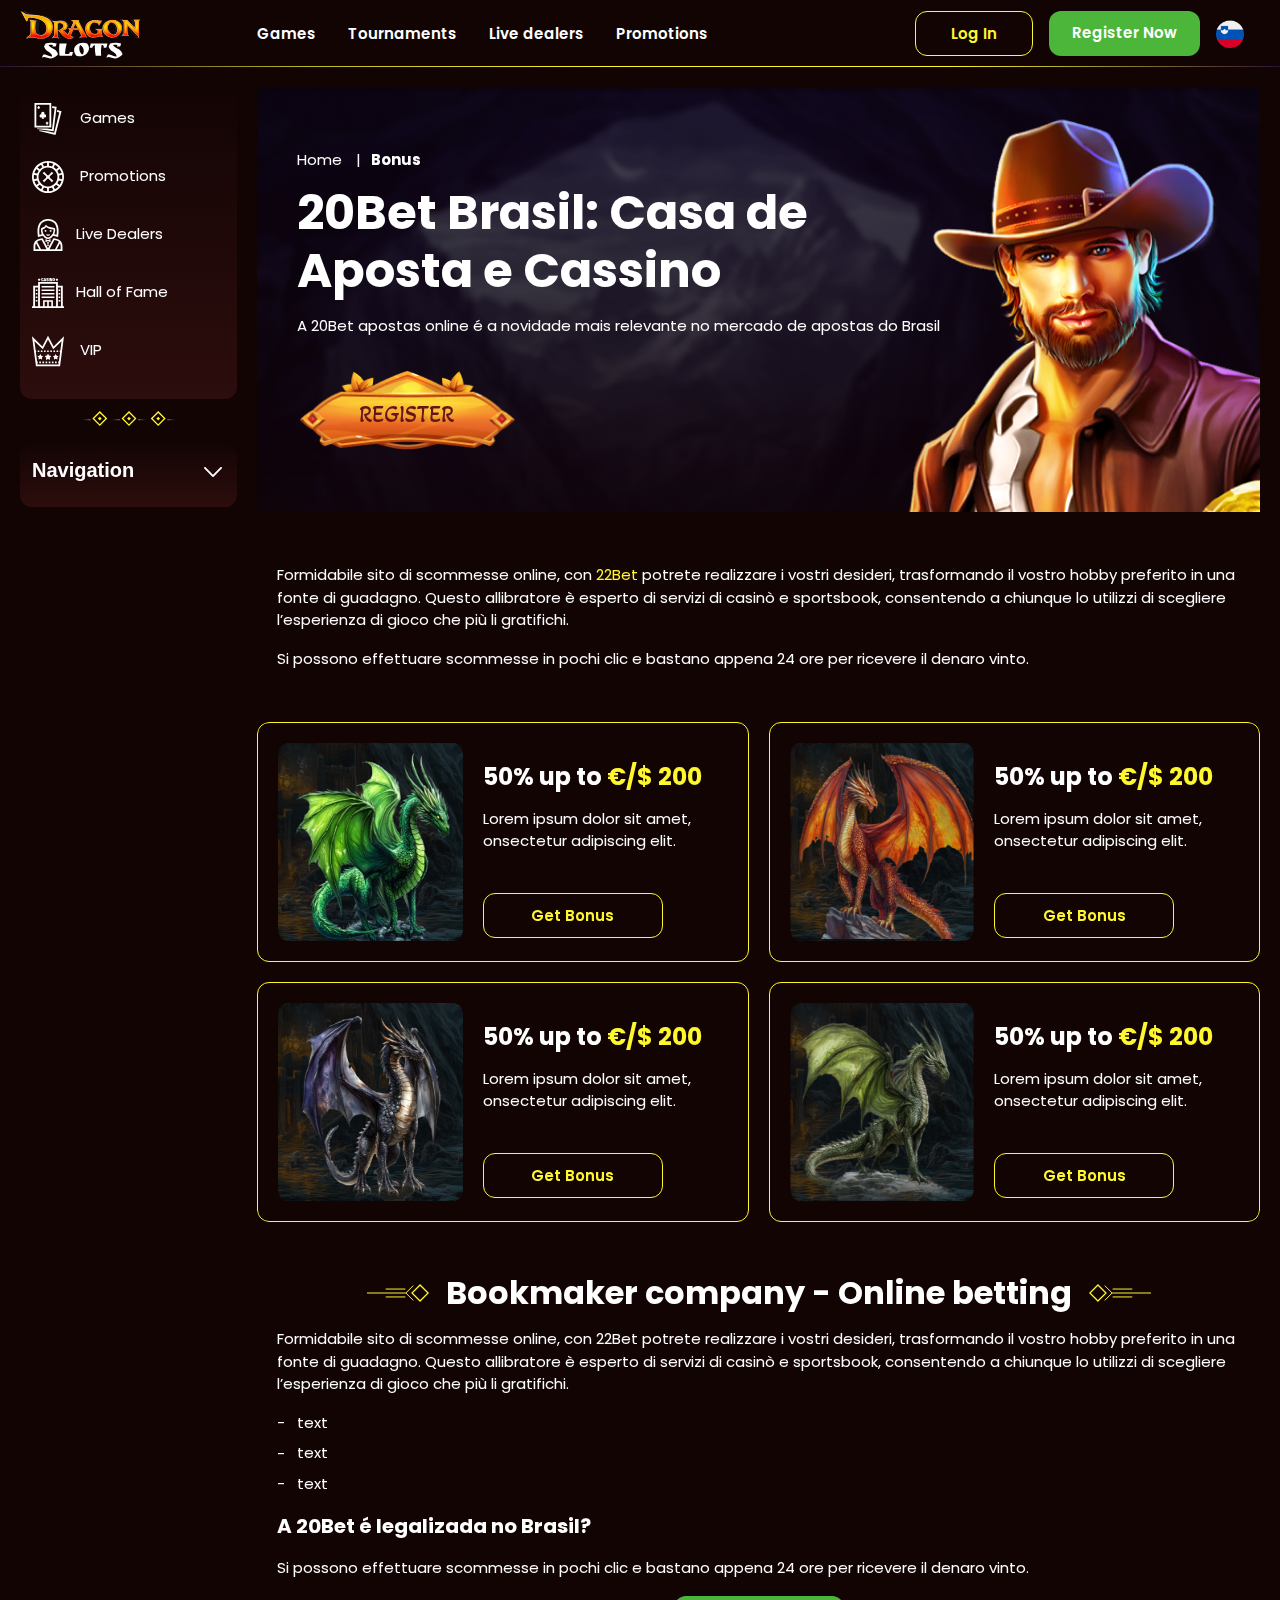
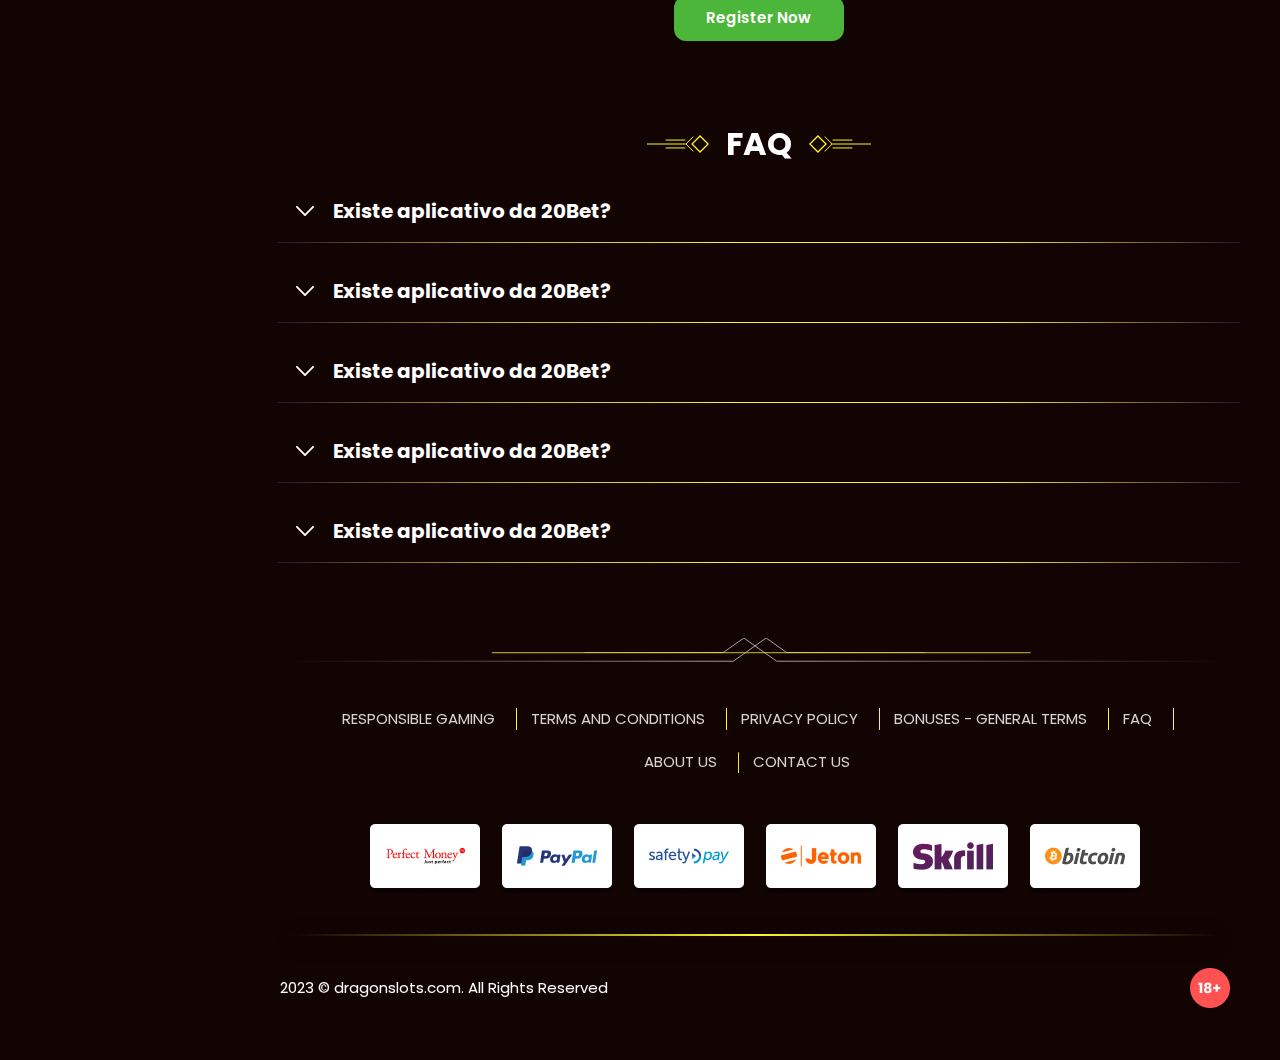
<file: bonus.html>
<!DOCTYPE html>
<html lang="si">
  <head>
    <meta charset="UTF-8" />
    <meta name="viewport" content="width=device-width, initial-scale=1.0" />
    <title>20Bet Brasil: Casa de Aposta e Cassino</title>
    <meta
      name="description"
      content=""
    />
    <meta property="og:site_name" content="" />
    <meta
      property="og:title"
      content=""
    />
    <meta property="og:type" content="website" />
    <meta property="og:url" content="http://dragonslot.si/" />
    <meta property="og:image" content />
    <meta property="og:image:alt" content />
    <meta property="og:locale" content="si" />
    <meta
      property="og:description"
      content="."
    />
    <link rel="preconnect" href="https://fonts.googleapis.com" />
    <link rel="preconnect" href="https://fonts.gstatic.com" crossorigin />
    <link href="https://fonts.googleapis.com/css2?family=Akaya+Kanadaka&family=Poppins:wght@100;200;300;400;500;600;700;800;900&display=swap" rel="stylesheet">
    <link rel="stylesheet" href="./css/reset.css" />
    <link rel="stylesheet" href="./css/main.css" />
    <link rel="stylesheet" href="./css/media.css" />
    <link rel="icon" href="./images/vector.png" type="image/x-icon" />
    <script
      src="https://code.jquery.com/jquery-3.6.1.min.js"
      integrity="sha256-o88AwQnZB+VDvE9tvIXrMQaPlFFSUTR+nldQm1LuPXQ="
      crossorigin="anonymous"
    ></script>
  </head>
  <body>
    <header class="header">
      <section class="content header__content">
        <a href="#" class="logo header__logo"
          ><img src="./images/logo.svg" alt="logo" title=""
        /></a>
        <button class="header__btn-menu">
          <svg
            width="16px"
            height="16px"
            viewBox="0 0 16 16"
            xmlns="http://www.w3.org/2000/svg"
          >
            <rect y="0" width="16" height="3" rx="1.5"></rect>
            <rect y="6.5" width="16" height="3" rx="1.5"></rect>
            <rect y="13" width="16" height="3" rx="1.5"></rect>
          </svg>
        </button>
        <nav class="menu header__menu">
          <ul class="header__menu-list">
            <li><a href="#">Games</a></li>
            <li><a href="#">Tournaments</a></li>
            <li><a href="#">Live dealers</a></li>
            <li><a href="#">Promotions</a></li>
          </ul>
          <div class="header__btn">
            <a
              href="#"
              class="header__button header__button-login header__btn-login"
              >Log in
            </a>
            <a
              href="#"
              class="header__button header__button-signin header__btn-signin"
              >Register now</a
            >
          </div>
        </nav>
        <a href="#" class="header__button header__button-login">Log in </a>
        <a href="#" class="header__button header__button-signin">Register now</a>

        <a class="header__country" href="#">
          <span><img src="./images/flag.png" alt=" Flag" title /></span>
        </a>
      </section>
    </header>
    <main class="main">
      <aside class="sidebar-wrapper">
        <section class=" sidebar">
          <nav class="menu sidebar__menu">
            <ul>
              <li >
                <a href="#" ><img src="./images/sidebar/games.svg" alt=" Games"  title/> Games </a>
              </li>
              <li >
                <a href="#" > <img  src="./images/sidebar/promotions.svg"  alt="Promotions"  title/> Promotions</a>
              </li>     
              <li >
                <a href="#" ><img src="./images/sidebar/live.svg" alt="Live Dealers"  title/>Live Dealers</a>
              </li>
              <li >
                <a href="#" ><img src="./images/sidebar/hall.svg" alt="Hall of Fame" title>Hall of Fame</a>
              </li>
              <li >
                <a href="" > <img src="./images/sidebar/vip.svg" alt="vip" title/> VIP</a>
              </li>
            </ul>
          </nav>

          <div class="sidebar__wrap">
            <button class="sidebar__links-button">
              Navigation 
            </button>
            <div class="sidebar__links">
              <ul class="sidebar__links-list">
                  <li ><a  href="#" title>Review of 22Bet</a></li>
                  <li ><a  href="#" title>Registration</a></li>
                  <li ><a  href="#" title>22Bet Betting Expert Reviews</a></li>
                  <li ><a  href="#" title>Layouts and navigation</a></li>
                  <li ><a  href="#" title>Sports betting</a></li>
                  <li ><a  href="#" title>Sports offers</a></li>
                  <li ><a  href="#" title>Live betting</a></li>
                  <li ><a  href="#" title>Cash out</a></li>
                  <li ><a  href="#" title>Live stream</a></li>
              </ul>
            </div>
          </div>
        </section>
      </aside>

      <section class="content__wrapper">
        <section class="content hero hero__bonus">
          <div class="background hero__background">
            <img src="./images/bonus/bg-bonus.png" alt="hero" title />
          </div>

          <div class="hero__data hero__data-bonus">
            <ul
              class="breadcrumbs"
              itemscope
              itemtype="https://schema.org/BreadcrumbList"
            >
              <li
                itemprop="itemListElement"
                itemscope
                itemtype="https://schema.org/ListItem"
              >
                <a href="#" itemprop="item">
                  <span itemprop="name">Home</span></a
                >
                <meta itemprop="position" content="1" />
              </li>
              <li
                itemprop="itemListElement"
                itemscope
                itemtype="https://schema.org/ListItem"
              >
                <a href="#" itemprop="item"> <span itemprop="name">Bonus</span></a>
                <meta itemprop="position" content="2" />
              </li>
            </ul>
            <h1 class="title general hero__title hero__title-bonus">
              20Bet Brasil: Casa de Aposta e Cassino
            </h1>
            <p class="hero__text">A 20Bet apostas online é a novidade mais relevante no mercado de apostas do Brasil</p>
            <a href="#" class="button-page hero__button">Register</a>
          </div>
        </section>
        <section class="content page-nav">
          <div class="page-nav-button sidebar__links-button">Navigation</div>
          <ul class="page-nav-list sidebar__links-list">
            <li><a href="#" title>Review of 22Bet</a></li>
            <li><a href="#" title>Registration</a></li>
            <li><a href="#" title>22Bet Betting Expert Reviews</a></li>
            <li><a href="#" title>Layouts and navigation</a></li>
            <li><a href="#" title>Sports betting</a></li>
            <li><a href="#" title>Sports offers</a></li>
            <li><a href="#" title>Live betting</a></li>
            <li><a href="#" title>Cash out</a></li>
            <li><a href="#" title>Live stream</a></li>
          </ul>
        </section>
        <section class="content article">
          <p>
            Formidabile sito di scommesse online, con <a href="#" class="article__links">22Bet</a> potrete realizzare i vostri desideri, trasformando il vostro hobby preferito in una fonte di guadagno. Questo allibratore è esperto di servizi di casinò e sportsbook, consentendo a chiunque lo utilizzi di scegliere l’esperienza di gioco che più li gratifichi.
          </p>
          <p>Si possono effettuare scommesse in pochi clic e bastano appena 24 ore per ricevere il denaro vinto.</p>
        </section>
        <section class="content banner__wrapper">
          <section class="content banner banner__bonus">
            <div class=" banner__background">
              <img src="./images/bonus/banner-bonus1.png" alt="banner" title />
            </div>
            <div class="banner__data banner__data-bonus">
              <h2 class="title high banner__title">
                50% up to <span> €/$ 200</span>
              </h2>
              <p>
                Lorem ipsum dolor sit amet, onsectetur adipiscing elit. 
              </p>
              
                <a href="#" class="header__button banner__button">Get bonus</a>
           
            </div>
          </section>
          <section class="content banner banner__bonus">
            <div class=" banner__background">
              <img src="./images/bonus/banner-bonus2.png" alt="banner" title />
            </div>
            <div class="banner__data banner__data-bonus">
              <h2 class="title high banner__title">
                50% up to <span>€/$ 200</span>
              </h2>
              <p>
                Lorem ipsum dolor sit amet, onsectetur adipiscing elit. 
              </p>
              <a href="#" class="header__button banner__button">Get bonus</a>
            </div>
          </section>
          <section class="content banner banner__bonus">
            <div class=" banner__background">
              <img src="./images/bonus/banner-bonus3.png" alt="banner" title />
            </div>
            <div class="banner__data banner__data-bonus">
              <h2 class="title high banner__title">
                50% up to <span>€/$ 200</span>
              </h2>
              <p>
                Lorem ipsum dolor sit amet, onsectetur adipiscing elit. 
              </p>
              <a href="#" class="header__button banner__button">Get bonus</a>
            </div>
          </section>
          <section class="content banner banner__bonus">
            <div class=" banner__background">
              <img src="./images/bonus/banner-bonus4.png" alt="banner" title />
            </div>
            <div class="banner__data banner__data-bonus">
              <h2 class="title high banner__title">
                50% up to <span>€/$ 200</span>
              </h2>
              <p>
                Lorem ipsum dolor sit amet, onsectetur adipiscing elit. 
              </p>
              <a href="#" class=" header__button banner__button">Get bonus</a>
            </div>
          </section>
        </section>
        <section class=" content article ">
          <h2 class="article__title high title">Bookmaker company - Online betting</h2>
          <p >
            Formidabile sito di scommesse online, con 22Bet potrete realizzare i
            vostri desideri, trasformando il vostro hobby preferito in una fonte
            di guadagno. Questo allibratore è esperto di servizi di casinò e
            sportsbook, consentendo a chiunque lo utilizzi di scegliere
            l’esperienza di gioco che più li gratifichi.
          </p>
          <ul>
            <li >text</li>
            <li >text</li>
            <li >text</li>
          </ul>
          <h3 >A 20Bet é legalizada no Brasil?</h3>
          <p >
            Si possono effettuare scommesse in pochi clic e bastano appena 24 ore
            per ricevere il denaro vinto.
          </p>
          <a href="#" class="header__button  article__button">Register now</a>
        </section>
        <section class="content faq">
          <h2 class="title high faq__title">FAQ</h2>
          <ul class="faq__list" itemscope itemtype="https://schema.org/FAQPage">
            <li class="faq__item"  itemscope itemprop="mainEntity" itemtype="https://schema.org/Question">
              <h3 class="title medium faq__subtitle js-button-expander"  itemprop="name">Existe aplicativo da 20Bet?
               </h3>
              <div  class="faq__answer js-expand-content" itemscope  itemprop="acceptedAnswer" itemtype="https://schema.org/Answer">
                <p  itemprop="text">
                  Formidabile sito di scommesse online, con 22Bet potrete realizzare i vostri desideri, trasformando il vostro hobby preferito in una fonte di guadagno. Questo allibratore è esperto di servizi di casinò e sportsbook, consentendo a chiunque lo utilizzi di scegliere l’esperienza di gioco che più li gratifichi.
                </p>
              </div>
            </li>
            <li class="faq__item"  itemscope itemprop="mainEntity" itemtype="https://schema.org/Question">
              <h3 class="title medium faq__subtitle js-button-expander"  itemprop="name">Existe aplicativo da 20Bet?</h3>
              <div class="faq__answer js-expand-content" itemscope  itemprop="acceptedAnswer" itemtype="https://schema.org/Answer">
                <p  itemprop="text">
                  Formidabile sito di scommesse online, con 22Bet potrete realizzare i vostri desideri, trasformando il vostro hobby preferito in una fonte di guadagno. Questo allibratore è esperto di servizi di casinò e sportsbook, consentendo a chiunque lo utilizzi di scegliere l’esperienza di gioco che più li gratifichi.
                </p>
              </div>
            </li> 
             <li class="faq__item"  itemscope itemprop="mainEntity" itemtype="https://schema.org/Question">
              <h3 class="title medium faq__subtitle js-button-expander"  itemprop="name">Existe aplicativo da 20Bet?
              </h3></h3>
              <div class="faq__answer js-expand-content" itemscope  itemprop="acceptedAnswer" itemtype="https://schema.org/Answer">
                <p  itemprop="text">
                  Formidabile sito di scommesse online, con 22Bet potrete realizzare i vostri desideri, trasformando il vostro hobby preferito in una fonte di guadagno. Questo allibratore è esperto di servizi di casinò e sportsbook, consentendo a chiunque lo utilizzi di scegliere l’esperienza di gioco che più li gratifichi.
                </p>
              </div>
            </li> 
            <li class="faq__item"  itemscope itemprop="mainEntity" itemtype="https://schema.org/Question">
              <h3 class="title medium faq__subtitle js-button-expander"  itemprop="name">Existe aplicativo da 20Bet?</h3>
              <div class="faq__answer js-expand-content" itemscope  itemprop="acceptedAnswer" itemtype="https://schema.org/Answer">
                <p  itemprop="text">
                  Formidabile sito di scommesse online, con 22Bet potrete realizzare i vostri desideri, trasformando il vostro hobby preferito in una fonte di guadagno. Questo allibratore è esperto di servizi di casinò e sportsbook, consentendo a chiunque lo utilizzi di scegliere l’esperienza di gioco che più li gratifichi.
                </p>
              </div>
            </li> 
            <li class="faq__item"  itemscope itemprop="mainEntity" itemtype="https://schema.org/Question">
              <h3 class="title medium faq__subtitle js-button-expander"  itemprop="name">Existe aplicativo da 20Bet?</h3>
              <div class="faq__answer js-expand-content" itemscope  itemprop="acceptedAnswer" itemtype="https://schema.org/Answer">
                <p  itemprop="text">
                  Formidabile sito di scommesse online, con 22Bet potrete realizzare i vostri desideri, trasformando il vostro hobby preferito in una fonte di guadagno. Questo allibratore è esperto di servizi di casinò e sportsbook, consentendo a chiunque lo utilizzi di scegliere l’esperienza di gioco che più li gratifichi.
                </p>
              </div>
            </li> 
          </ul>
        </section>
      </section>
    </main>
    <footer class="footer  ">
     
      <section class="content footer__content">
      <nav class="menu footer__menu">
        <ul >
          <li>
            <a href="#" >RESPONSIBLE GAMING</a>
          </li>
          <li >
            <a href="#" >TERMS AND CONDITIONS</a>
          </li>
          <li >
            <a href="#" >PRIVACY POLICY</a>
          </li>
          <li>
            <a href="#" >BONUSES - GENERAL TERMS</a>
          </li>
          <li >
            <a href="#" >FAQ</a>
          </li>
          <li >
            <a href="#" >ABOUT US</a>
          </li>
          <li >
            <a href="#" >CONTACT US</a>
          </li>
        </ul>
      </nav>

      <ul class="footer-card__list">
        <li >
          <a href="#" >
            <img src="./images/perfect.png" alt="perfect money" title/>
          </a>
        </li>
        <li >
          <a href="#" >
            <img src="./images/pay.png" alt="pay pal" title/>
          </a>
        </li>
        <li >
          <a href="#" >
            <img src="./images/safety.png" alt="safety pay" title=""/>
          </a>
        </li>
        <li >
          <a href="#" >
            <img src="./images/jeton.png" alt="jeton" title=""/>
          </a>
        </li>
        <li >
          <a href="#" >
            <img src="./images/scrill.png" alt="skrill" title=""/>
          </a>
        </li>
        <li >
          <a href="#" >
            <img src="./images/bitcoin.png" alt="bitcoin" title=""/>
          </a>
        </li>
      </ul>
      <div class="footer__box">
          <p>2023 &copy; dragonslots.com. All Rights Reserved</p>
        <img src="./images/limit.png" alt="age limit" title=""/>
      </div>
      
    </section>
    </footer>
    <script src="./js/sidebar.js" defer></script>
    <script src="./js/expander.js" defer></script>
    <script src="./js/mobile-menu.js" defer></script>
  </body>
</html>
</file>
<file: css/main.css>
html {
  scroll-behavior: smooth;
  -webkit-text-size-adjust: 100%;
}

body {
  display: block;
  position: relative;
  width: 100%;
  background: #130404;
  font-family: "Poppins", sans-serif;
  font-size: 15px;
  font-weight: 400;
  line-height: 22.5px;
  text-align: left;
  color: #ffffff;
  overflow-x: hidden;
}

.content {
  display: block;
  position: relative;
  width: 100%;
  max-width: 1163px;
  overflow: hidden;
  border-radius: 12px;
  
  padding:32px 20px;
  margin: 0 auto 20px auto;
}

h1,
h2,
h3,
h4,
.title {
  display: block;
  position: relative;
  font-size: 48px;
  font-weight: 700;
  line-height: 57.6px;
  text-align: center;
  color: #FFFFFF;
}

h2,
.title.high {
  display: flex;
  justify-content: center;
  align-items: center;
  font-size: 32px;
  line-height: 38.4px;
  font-weight: 700;
  text-align: center;
    margin-bottom: 16px;
}

h2::before,
.title.higt::before,
h2::after,
.title.higt::after {
  content: "";
  display: block;
  
  position: absolute;
  top: 0;
  bottom: 0;
 
  width: 64px;
  height: 18px;
  background: url(../images/left-before.svg) no-repeat center center / contain;
  margin: auto;
  
}

h2::before,
.title.higt::before {
  left:0;
}

h2::after,
.title.higt::after {
  background: url(../images/right-before.svg) no-repeat center center /
    contain;
  right: 0;
}

.article h2, .ratings h2, .faq h2 {
  width: max-content;
    margin-left: auto;
    margin-right: auto;
  padding: 0 80px;
}


h3,
title.medium {
  font-size: 20px;
  font-weight: 700;
  line-height: 30px;
  text-align: left;
  color: #FFFFFF;
}
h4,
title.mini {
  font-size: 28px;
  font-weight: 700;
  line-height: 32px;
  text-align: center;
  color: #ffd400;
}

article > *,
.article > *,
.desk > * {
  margin-top: 16px;
}

article > *:first-child,
.article > *:first-child,
.desk > *:first-child {
  margin-top: 0 !important;
}

article > h2,
.article > h2,
.desk > h2 {
  margin-top: 32px;
}

article > h3,
.article > h3,
.desk > h3 {
  margin-top: 16px;
}
article > h4,
.article > h4,
.desk > h4 {
  margin-top: 16px;
}

.button-page {
  position: relative;
  width: 219px;
  height: 80px;
  background: url(../images/button.png) no-repeat center center /
    contain;
  overflow: hidden;
  font-size: 24px;
  font-weight: 400;
  line-height: 24px;
  font-family: 'Akaya Kanadaka', cursive;
  text-align: center;
  text-decoration: none;
  text-transform: uppercase;
  color: #641616;
  white-space: nowrap;
  cursor: pointer;
  padding: 40px 52px 30px 51px;
  margin: 0 auto;
  transition: all 0.5s;
}

a.button-page {
  display: flex;
  justify-content: center;
  align-items: center;
}


a.button-page:hover,.features__button:hover  {
  transform: scale(1.1);
}



.header__button,.features__button {
  position: relative;
  min-width: 145px;
  height: 45px;
  font-size: 15px;
  font-weight: 600;
  line-height: 22.5px;
  text-align: center;
  text-decoration: none;
  text-transform: capitalize;
  border-radius: 12px;
  white-space: nowrap;
  cursor: pointer;
  padding: 11px 23px;
  margin: 0 auto;
  transition: all 0.5s;
}

.header__button-signin,
.article__button,
.ratings__button,
.banner__button,.features__button {
  background: #4CB63A;
  color: #ffffff;
  margin-right: 16px;
  margin-left: 16px;
  
}

.header__button-signin:hover,
.article__button:hover,
.ratings__button:hover,
.banner__button:hover,.features__button:hover {
  background: none;
  border: 1px solid #FFF72E;
  color: #FFF72E;
}

.header__button-login,.banner__button {
  min-width: 115px;
  background: none;
  border: 1px solid #FFF72E;
  color: #FFF72E;
  padding: 11px 35px;
  margin-left: auto;
  margin-right: 0;
 
}

.header__button-login:hover,.banner__button:hover {
  background: #4CB63A;
  color: #ffffff;
  border: none;
}

.header,
.main,
.footer {
  display: flex;
  position: relative;
  justify-content: space-between;
  align-items: center;
  width: 100%;
  max-width: 1440px;
  padding: 20px;
  margin: 0 auto;
}

.background,
.hero__background {
  display: block;
  position: absolute;
  bottom: 0;
  left: 0;
  height: 100%;
  width: 100%;
  overflow: hidden;
}

.background img,
.hero__background img {
  position: relative;
  display: block;
  width: 100%;
  height: 100%;
  object-fit: cover;
}
.images img {
  border-radius: 12px;
  border:1px solid #FFF72E;
  width: 100%;
  height: 100%;
  overflow: hidden;
}

/* -------------------HEADER---------------- */

.header {
  position: fixed;
  top: 0;
  left: 0;
  right: 0;
  background: #130404;
  padding: 0;
  z-index: 100;
}

.header__content {
  display: flex;
  align-items: center;
  flex-direction: row;
  max-width: 1440px;
  max-height: 67px;
  border-radius: 0;
  background: #130404;
  padding: 20px;
  margin-bottom: 0;
}

.logo {
  display: block;
  position: relative;
  flex: 0 0 123px;
  margin-right: 114px;
  padding: 20px 0;
  transition: all 0.5s;
}

.logo:hover {
  transform: scale(1.2);
}

.logo img {
  display: block;
  position: relative;
  width: auto;
  max-height: 50px;
}

.header__menu {
  display: flex;
  white-space: nowrap;
  max-height: calc(100vh - 67px);
  overflow-y: auto;
  padding: 0;
}

.header__menu ul li {
  display: flex;
  justify-content: center;
  align-items: center;
  
}



.header__menu-list {
  display: flex;
  flex: 1 1 auto;
  flex-direction: row;
  justify-content: center;
  align-items: center;
  white-space: nowrap;
  
}

.header__menu-list li {
  display: block;
  text-align: left;
  transition: all 0.5s;
}

.header__menu-list li a {
  display: block;
  font-weight: 600;
  color: #ffffff;
  line-height: 24px;
  padding: 20px 16px 20px 0;
}

.header__menu li a:hover {
  color: #ffd400;
}

.header__country span {
  display: inline-block;
}

.header__country img {
  width: 28px;
  height: 28px;
  vertical-align: middle;
  margin-right: 16px;
}

.header__btn {
  display: none;
}

.header__content::before, .header__content::after{
  display: none;
}

.header::after,.faq__subtitle::before {
  content: "";
  display: block;
  position: absolute;
  bottom: 0;
  left: 0;
  right: 0;
  width: 100%;
  height: 1px;
  background: linear-gradient(
    90deg,
    #2b1234 0%,
    rgba(255, 247, 46, 0.733333) 24.02%,
    #fff72e 48.91%,
    #fff72e 73.97%,
    #2b1234 100%,
    #292526 100%
  );
  
}
/* -------------- header__btn-menu-----------*/

.header__btn-menu {
  display: block;
  flex: 0 1 auto;
  min-width: 0;
  background: #2D0D0D;
  border: 1px solid #ffd400;
  padding: 12px;
  order: 3;
  transition: all 0.5s;
}

svg {
  position: relative;
  fill: #ffd400;
  line-height: 1;
  vertical-align: 1;
}

.header__btn-menu {
  display: none;
}



/* -------------main------------- */
.main {
  padding-top: 87px;
  padding-bottom: 0;
}

.content__wrapper {
  display: block;
  position: relative;
  flex: 1 1 100%;
  margin-left: 20px;
}

/* -------------sidebar--------- */

.sidebar-wrapper {
  display: block;
  position: relative;
  align-self: stretch;
  flex: 0 0 217px;
}
.sidebar {
  position: sticky;

  top: 87px;
  bottom: 20px;
  overflow-y: auto;
  height: calc(100vh - 80px);
  background: transparent;
}

.sidebar::-webkit-scrollbar {
  display: none;
}

.sidebar__menu,.sidebar__wrap{
  background: linear-gradient(0deg, #2D0D0D 0%, #130404 100%);

  border-radius: 12px;
  padding: 8px 0;
  
}

.sidebar__menu::after{
  content: "";
  display: block;
  position: relative;
  height: 16px;
  width: 99px;
  left: 50%; 
  transform: translateX(-50%);
  background: url(../images/sidebar/sidebar-icon.svg) no-repeat center center / contain;
  bottom: -36px;

}

.sidebar__menu ul li a {
  display: block;
  position: relative;
  color: #ffffff;
  transition: all 0.5s;
  padding: 8px 12px;

}

.sidebar__menu ul li a:hover {
  color: #ffd400;
}

.sidebar .sidebar__menu ul li{
  padding-right: 0;
}

.sidebar__wrap{
  padding: 12px;
  margin-top: 44px; 
  margin-bottom: 0;

}

.sidebar__menu ul li + li {
  margin-top: 10px;
}
.sidebar__menu li a img {
  min-width: 32px;
  min-height: 32px;
  margin: auto;
  margin-right: 12px;
  vertical-align: middle;
}


.sidebar__links-button {
  position: relative;
  font-size: 20px;
  font-weight: 700;
  color: #FFFFFF;
  text-align: left;
  line-height: 30px;
  background: none;
  white-space: normal;
  margin-bottom: 10px;
  padding-right: 0;
  transition: all 0.5s;
  width: 193px;
}


.sidebar__links-button::before {
  content: "";
  display: block;
  position: absolute;
  right: 0;
  top: 5px;
  width: 24px;
  height: 24px;
  background: url(../images/ArrowDown-faq.svg) no-repeat center center / contain;
  transition: all 0.5s;
}

.sidebar__links-button.active::before {
  background: url(../images/ArrowDown-faq.svg) no-repeat center center / contain;
  transform: rotate(180deg);
  transition: all 0.5s;
 
}

.sidebar__links-list li a {
  position: relative;
  display: block;
  color: #ffffff;
  transition: all 0.5s;
  
  
}

.sidebar__links-list.active {
  display: block;
}

.sidebar__links-list li a:hover{
  color: #ffd400;
}


.sidebar__links-list li + li {
  padding-top: 12px;
}

.page-nav-button {
  margin-bottom: 0;
  cursor: pointer;
  width: 100%;
}

.sidebar__links-list,
.page-nav-list {
  overflow: hidden;
  max-height: 0;
  transition: max-height 0.5s ease;
}

.sidebar__links-list.active,
.page-nav-list.active {
  display: block;
  max-height: 1000px;
}

.page-nav-list.active {
  margin-top: 20px;
}

.page-nav {
  display: none;
}

.page-nav-button::after{
  width: 100%;
}

/* -----------hero------ */

.hero {
  display: flex;
  justify-content: flex-start;
  min-height: 425px;
  height: 425px;
  padding: 0;
  border-radius: 0;
  padding: 33px 20px;
}


.hero__data {
  display: flex;
  flex-direction: column;
  justify-content: center;
  position: relative;
  max-width: 690px;
  height: 359px;
  border-radius: 12px;
  padding: 20px;

  
}

.hero__title {
  text-align: left;
  margin-bottom: 16px;
}

.hero__rating {
  display: flex;
  justify-content: flex-start;
  align-items: center;
  font-size: 16px;font-weight: 600;
  line-height: 24px;
  text-transform: uppercase;
  margin-bottom: 16px;
  }

.hero__rating p {
  margin-right: 18px;
  
  
}
.hero__rating span {
  display: flex;
  align-items: center;
  gap: 4px;
}

.hero__text {
  margin-bottom: 32px;
  text-align: left;
}
.hero__button {
  /* width: 170px; */
  margin-left: 0;
  margin-right: auto;
  z-index: 3;
}
/* -------------article--------------- */

.article .article__subtitle {
  justify-content: start;
  font-size: 20px;
  line-height: 32px;
  color: #ffffff;
  padding: 0;
  margin: 16px 0 0 0;
  text-decoration: none;
}

.article__button,
.ratings__button {
  display: block;
  width: 170px;
  margin-top: 16px;
  margin-right: auto;
  margin-left: auto;
}

.article ul li {
  position: relative;
  padding-left: 20px;
}

.article ul li + li{
  margin-top: 8px;
}

.article ul li::before {
  content: "-";
  position: absolute;
  display: block;
  top: 50%;
  transform: translateY(-50%);
  left: 0;
  
}
.article__links{
  color: #FFF72E;

}

/* ---------features---------------- */
.features {
   display: flex;
   flex-direction: column;
   gap:20px;
  width: 100%;
  margin-bottom: 20px;
}

.features__wrapp {
  position: relative;
  display: flex;
  flex-direction: row;
  overflow: hidden;
  width:100%;
  gap:20px;
  
}

.features__wrapper,.features__item{
 width: calc(50% - 10px);
 position: relative;
}

.features__banner {
  position: relative;
  top: 0;
  left: 0;
  align-items: center;
  flex-direction: column;
}

.features-banner__background {
  position: relative;
  height: 100%;
  border: 1px solid #FFF72E;
  border-radius: 12px;
  
}

.features-banner__background img {
  display: block;
  position: relative;
  width: 100%;
  height: 100%;
  border-radius: 12px;
  border: 1px solid #FFF72E;
  background-size: cover;
  background-position: center;
  
}
.features .content__wrapp-last{
  flex-direction: row-reverse;

}

.features-banner__title::after, .features-banner__title::before{
  display: none;
}

.features-banner__data {
  display: flex;
  position: absolute;
  justify-content: center;
  align-items: center;
  flex-direction: column;
  top: 50%;

  left: 50%;
  max-width: 453px;
  max-height: 262px;
  text-align: center;
  transform: translate(-50%, -50%);
  background: #130404CC;
  border-radius: 12px;
  padding: 40px 38.5px;
  z-index: 3;
}

.features-banner__title {
  font-size: 32px;
  font-weight: 700;
  line-height: 48px;
  margin-bottom: 16px;
  color: #ffd400;
  white-space: nowrap;
  text-decoration: none;
}

.features-banner__title span {
  font-size: 20px;
  font-weight: 700;
  line-height: 32px;
  color: #ffffff;
  margin-bottom: 40px;
}

.features__button{
  width: 170px;
  z-index: 3;
  margin-right: 0;
  margin-left: 0;
}

.features-banner__button {
  margin-left: 0;
  margin-right: 0;
}

.content__wrapp {
  display: flex;
  flex-direction: column;
  gap:20px;
  width: 50%;

}

.features__list {
  position: relative;
  border-radius: 16px;
  padding: 32px 20px;
  
}

.features__list li,
.rating__table tr {
  display: flex;
  flex-direction: row;
  align-items: center;
  position: relative;
  border-radius: 12px;
  padding: 12px 20px;
}

.features__table td:nth-child(1) {
  font-weight: 700;
}

.features__list li + li,
.rating__table tr + tr {
  margin-top: 8px;
}
.features__list li::before {
  content: "";
  display: block;
  position: relative;
  min-width: 24px;
  height: 24px;
  background: url(../images/main/features-icon.svg) no-repeat center
    center/contain;
  vertical-align: middle;
  margin-right: 20px;
}

.features__list li,
.features__table tr
 {
  background: linear-gradient(0deg, #2D0D0D 0%, #130404 100%);

}

.features__list li:nth-child(odd),.features__table tr:nth-child(odd){
  background: none;
}

.features__table table {
  width: 100%;
}

.features__table tr {
  display: flex;
  align-items: center;
  border-radius: 12px;
  padding: 12px 20px;
  margin-top: 8px;
}

.features__table tr:first-child {
  margin-top: 0;
}
.features__table td {
  width: 50%;
  white-space: nowrap;
}

.features__table td:first-child{
  flex: 0 0 196px;
  padding-right: 10px;
}


/* ------------ratings------------------- */

.ratings__list {
  margin-top: 16px;
  display: flex;
  justify-content: space-between;
  flex-wrap: wrap;
  gap: 8px;
  margin-bottom: 16px;
}

.ratings__list li {
  position: relative;
  display: flex;
  justify-content: center;
  flex-direction: column;
  width: calc(50% - 10px);
  background: linear-gradient(0deg, #2D0D0D 0%, #130404 100%);
  
 
  border-radius: 12px;
  padding:12px 16px;
}

.ratings__info {
  display: flex;
  justify-content: space-between;
  align-items: center;
  font-size: 15px;
  line-height: 22.5px;
  font-weight: 700;
  color: #ffffff;
  margin-top: 16px;
}

.ratings__data span:nth-child(3) {
  font-weight: 400;
}


.ratings__img img{
  
  width: 20px;
  height: 20px;
}



.ratings__list .ratings__img span {
all: unset;
display: block;
height: 8px;
background: #FFF72E;
border-radius: 8px;
}

.ratings p{
  font-weight: 700;
  font-size: 20px;
  line-height: 30px;text-align: center;
  
}

/* --------faq------------- */

.faq__subtitle {
  position: relative;
  font-weight: 700;
  font-size: 20px;
  line-height: 32px;
  text-align: left;
  background: #130404;
  border-radius: 12px;
  color: #ffffff;
  cursor: pointer;
  padding: 16px 16px 16px 56px;
}

.faq__list li + li {
  margin-top: 16px;
}

.faq__subtitle::after {
  content: "";
  display: block;
  position: absolute;
  top: 50%;
  transform: translateY(-50%);
  left: 16px;
  width: 24px;
  height: 24px;
  background: url(../images/ArrowDown-faq.svg) no-repeat center center / contain;;
  transition: all 0.5s;
}

.faq__subtitle.active::after {
  background: url(../images/ArrowUp-faq.svg) no-repeat center center / contain;
    
    transition: all 0.5s;
    
  
}

.faq__item{
  position: relative;
  
}

.faq__subtitle.active {
  background: none;
  border-bottom-right-radius: 0;
  border-bottom-left-radius: 0;
  transition: all 0.5s;
}

.faq__subtitle.active::before{
  display: none;
}

.faq__answer {
  position: relative;
  background: linear-gradient(0deg, #2D0D0D 0%, #130404 100%);

  color:#FFFFFF;
  padding: 0 16px 16px 16px ;
  border-radius: 12px;
  border-top-left-radius: 0;
  border-top-right-radius: 0;

}

.js-expand-content {
  display: none;
  overflow: hidden;
}

.js-expand-content.expanded {
  height: 100%;
}


/* ---------main__arrow------ */
.main__arrow {
  display: block;
  position: fixed;
  width: 40px;
  height: 40px;
  right: 20px;
  bottom: 20px;
  background: url(../images/ArrowUp.svg) no-repeat center center / contain;
  z-index: 100;
}

/* -------footer------------ */

.footer {

  max-width: 1440px;
  padding: 0px 30px 32px 260px;
  
}

.footer__content {
  display: flex;
  flex-direction: column;
  align-items: center;
  background: none;
  max-width: 1163px;
  padding: 20px;
  margin: 0 auto;
  
}

.footer__content::before, .footer__content::after{
  display: none;
}

.footer__menu::before{
  content: "";
  display: block;
  position: relative;
  height: 30px;
  background: url(../images/line-footer.svg) no-repeat center center / contain;

}

.footer__menu ul{
  padding-top: 32px;
}

.footer ul{
  display: flex;
  justify-content: center;
  flex-wrap: wrap;
    flex-direction: row;
  margin-top: 32px; 
}

.footer ul:first-child{
  margin-top: 0; 
}


.menu ul li{
  position: relative;
 
  padding-right: 16px;
}


.footer__menu ul li:not(:last-child)::after {
  content:"";
  display: block;
  position: absolute;
  background: url(../images/line.svg) no-repeat center center / contain;
  width: 10px;
 height: 50%;
  top:50%;
  transform: translateY(-50%);
  right: 0;
  
}

.footer__menu ul li a {
  display: block;
  position: relative;
  font-size: 15px;
  font-weight: 400;
  line-height: 22.5px;
  text-decoration: none;
  color: #D8D3D3;
  padding: 10.5px 10px;
  transition: all 0.5s;
}

.footer__menu ul li a:hover{
  color:#FFF72E;
}


.footer-card__list{
  padding-bottom: 32px;
  gap: 12px;
}


.footer-card__list::after {
  content: "";
  position: absolute;
  bottom: 0;
  width: 100%;
  height: 2px;
  box-shadow: 0px 5px 40px 0px rgba(0, 0, 0, 0.2);
  background: linear-gradient(
    90deg,
    rgba(255, 247, 46, 0) 1.44%,
    rgb(255, 247, 46) 50.082%,
    rgba(255, 247, 46, 0) 98.724%
  );
}

.footer__box{
  display: flex;
  justify-content: space-between;
  align-items: center;
  width: 100%;
  margin-top: 32px;
     
}

/* --------------bonus-page--------------- */
.breadcrumbs {
  display: flex;
  text-align: center;
  margin-bottom: 12px;
  white-space: nowrap;
}

.breadcrumbs li:not(:last-child) a {
  padding-left: 0;
}

.breadcrumbs li a {
  font-weight: 400;
  color: #ffffff;
  padding: 10px;
}

.breadcrumbs li:first-child a:hover {
  color: #ffd400;
}

.breadcrumbs li:last-child a {
  font-weight: 700;
}

.breadcrumbs > li:not(:last-child):after {
  content: "|";
  position: relative;
}

.hero__title-bonus {
  margin-bottom: 16px;
}

.article__link {
  color: #ffd400;
}

.banner__wrapper {
  display: flex
;
  flex-wrap: wrap;
  flex-direction: row;
  gap: 20px;
  padding: 0;
  background: none;
}

.banner__wrapper::after, .banner__wrapper::before{
  display: none;
}

.banner__bonus {
  display: flex;
  justify-content: flex-end;
  width: 571px;
  height: 240px;
  margin: 0;
  width: calc(50% - 10px);
  border:1px solid #FFF72E;
  border-radius: 12px;
  padding: 20px ;
}
.hero__button-bonus{
  z-index: 3;
}

.banner__bonus,
.banner__app {
  position: relative;
  
}

.banner__background img{
  display: block;
  width: 230px;
  height: auto;
  height: 198px;
}

.banner__data-bonus {
  position: relative;
  display: flex;
  flex-direction: column;
  text-align: left;
  width: 320px;
  min-height: 200px;
  padding: 20px;
}

.banner__data-bonus p {
  position: relative;
  text-align: left;
  margin-bottom: 40px;
}

.banner .banner__title {
justify-content: flex-start;
  align-items: center;
  text-align: center;
  color: #FFffff;
  font-size: 24px;
  line-height: 28.8px;
  text-decoration: none;
  margin-bottom: 16px;
}

.banner .banner__title span{
  color: #FFF72E;margin-left: 5px;
}

.banner .banner__title::before,.banner .banner__title::after{
  display: none;
}

.banner__button{
  width: 180px;
  margin-left: 0;
}


.article__list li + li {
  margin-top: 8px;
}



/* --------------------app-page------------- */
.banner__app {
  position: relative;
  display: flex;
  align-items: center;
  min-height: 200px;
  border-radius: 16px;
  border:1px solid #FFF72E;
  border-radius: 12px;
  padding: 20px;
}
.banner__logo {
  width: 335px;
  flex: 0 0 335px;
  margin-right: 79px;
  margin-left: 0;
  z-index: 3;
}

.banner__logo img {
  max-height: 100px;
}

.banner__content-app {
  display: flex;
  flex-direction: row-reverse;
  align-items: center
}
.banner__btn {
  display: flex;
  flex-direction: column;
  position: relative;
  width: 218px;
  height: 68px;
  font-size: 14px;
  font-weight: 500;
  line-height: 18px;
  text-align: center;
  text-decoration: none;
  justify-content: center;
  border-radius: 12px;
  background: #FFF72E;
 
  color: #130404;
  text-transform: uppercase;
    cursor: pointer;
  padding:  16px 38px;
  padding: 16px 32px 16px 56px;
  margin: 0 auto;
  transition: all 0.3s ease;
  overflow: hidden;
  
}

.banner__btn:hover {
  
transform: scale(1.1);
}



.button__wrap-app {
  display: flex;
  flex-direction: column;
  gap: 16px;
  z-index: 3;
}

.banner__btn-android{
  padding: 16px 23.5px 16px 70px;
}


.banner__btn-app::after,
.banner__btn-android::after {
  content: "";
  position: absolute;
  left: 30px;
  top: 50%;
  transform: translateY(-50%);
  width: 32px;
  height: 32px;
  background: url(../images/app/apple.svg) no-repeat center center / contain;
}

.banner__btn-android::after {
  
  background: url(../images/app/android.svg) no-repeat center center / contain;
}
</file>
<file: css/media.css>
@media screen and (max-width: 1369px) {
  .ratings__list li{
    width: calc(50% - 10px);
  }
}

@media screen and (max-width: 1313px) {
  .rating__wrapper {
    padding-left: 0;
  }

  .table tr td:nth-child(2) img {
    width: 20px;
  }
}

@media screen and (max-width: 1292px) {
  .features {
    flex-direction: column;
  }

  .content__wrapp {
   width: 100%;
    margin-bottom: 20px;
  }


}

@media screen and (max-width: 1264px) {
  .banner .banner__title{
    font-size: 22px;
    line-height: 24px;
  }
  .banner__data-bonus p{
    margin-bottom: 20px;
  }

}
@media screen and (max-width: 1252px) {
  .features-banner__data {
    padding: 20px;
  }

  .features-banner__title span{
    font-size: 16px;
  }
}


@media screen and (max-width: 1233px) {
  
  .table tr td:nth-child(2) img {
    width: 18px;
  }
  .ratings__wrap {
    gap: 0;
  }

  .features__wrapp {
    flex-direction: column;
    
  }
  .features__wrapper, .features__item {
    width: 100%;

}
.features-banner__data {
  padding: 40px;
}
.features-banner__background {
 
  height: 371px;
}}



@media screen and (max-width: 1183px) {
  .ratings__wrap {
    flex-direction: column;
    align-items: center;
    gap: 20px;
    width: 100%;
    min-height: 328px;
    min-height: max-content;
  }
  
  
  .table tr td:nth-child(2) img {
    width: 24px;
  }
  .features-banner__title span {
    font-size: 22px;
}

  .content__wrapp {
    flex-direction: column;
  }
  .features-banner__title {
    font-size: 32px;
}

  .features__wrapp{
  width: 100%;
  
  }

  .features-banner__data {
    padding: 40px;
}

  .features__list {
    width: 100%;
  }
  .features .content__wrapp-last{
    flex-direction: column;
  }

}

@media screen and (max-width: 1161px) {
  .hero__background img {
    object-position: 85%;
  }
 .hero__data{
  background: #130404CC;
  
 }

}

@media screen and (max-width: 1129px) {
  /* -------------------------- */
  .header__menu {
    display: none;
  }
  .header__btn-menu {
    display: block;
    background: #130404;
    border: 1px solid #ffd400;

    border-radius: 8px;
  }
  .header__btn-menu.active {
    background: #130404;
  }

  .header__btn-menu svg {
    display: block;
    margin: 0;
  }
  .header__btn-menu svg rect {
    transform-origin: 50% 50%;
    transition: all 0.5s;
  }

  .header__btn-menu.active svg rect:nth-child(1) {
    x: -2px;
    y: 6px;
    width: 20px;
    transform: rotate(225deg);
  }

  .header__btn-menu.active svg rect:nth-child(3) {
    opacity: 0;
  }

  .header__btn-menu.active svg rect:nth-child(2) {
    x: -2px;
    y: 6px;
    width: 20px;
    transform: rotate(135deg);
  }

  .header__menu {
    display: none;
    position: fixed;
    top: 67px;
    left: 0;
    width: 100%;
    height: 0;
    overflow: hidden;
    background: #130404;
    text-align: center;
    opacity: 0;
    padding: 20px 50px;
    transition: height 0.5s ease, opacity 0.5s ease;
    z-index: 100;
    overflow-y: auto;
    display: block;
  }

  .header__menu.active {
    display: block;
    height: 100vh;
    opacity: 1;
  }
  .header {
    z-index: 101;
  }
  .header__menu ul {
    display: flex;
    flex-direction: column;
    justify-content: center;
    text-align: center;
    margin-bottom: 16px;
  }
  .header__menu ul li {
    font-size: 14px;
    white-space: nowrap;
    padding-right: 0;
  }

  .header__menu-list li + li {
    margin-left: 0;
  }

  .header__menu ul li + li {
    margin-top: 10px;
  }
  .menu ul {
    gap: 5px;
  }

  .menu ul li:not(:last-child) {
    margin-right: 0;
  }

  .menu ul li a {
    padding-top: 5px;
    padding-bottom: 5px;
    padding-right: 0;

    
  }

  .header__btn {
    display: inline-block;
  }

  .header__menu ul li:not(:last-child)::after {
    display: none;
  }

  .header__btn a.header__btn-login,
  .header__btn a.header__btn-signin {
    display: block;
    min-width: 170px;
    margin-right: 0;
    padding-left: 20px;
    padding-right: 20px;
  }
  .header__btn a.header__btn-signin {
    margin-top: 16px;
    margin-left: 0;
  }

  /* ----------------------- */
}

@media screen and (max-width: 1101px) {
.article h2, .ratings h2{
  margin-right: 0;margin-left: 0;
  width: 100%;
}}

@media screen and (max-width: 1017px) {
  .sidebar {
    display: none;
  }
  .page-nav {
    display: block;
  }
  .main {
    display: block;
  }
  .content__wrapper {
    margin-left: 0;
  }
  .header__logo {
    margin-right: auto;
  }
  .features-banner__data {
    
 
  max-width: 1000px;
  height: 400px;
}
.article h2, .ratings h2, .faq h2 {
  width: max-content;
  margin-left: auto;
  margin-right: auto;

}
.footer{
  padding: 0;
}


}

@media screen and (max-width: 862px) {
  .article h2, .ratings h2{
    margin-right: 0;margin-left: 0;
    width: 100%;
  }}

@media screen and (max-width: 776px) {
.ratings__list li{
  width: 100%;
}}

@media screen and (max-width: 750px) {

  .hero__title{
    font-size: 38px;
    line-height: 40px;
  }

  .features-banner__data {
    min-width: 483px;
  }

}


@media screen and (max-width: 649px) {
  
  .hero{
    padding: 10px;
    align-items: center;
    
  }

  .hero__data{
    height: 400px;
  }
}

@media screen and (max-width: 595px) {
  .header__button-login {
    display: none;
  }

  .features-banner__data {
    max-width: 500px;
    height: 300px;
}
  
}


@media screen and (max-width: 577px) {
  .table tr td:nth-child(3) {
    display: none;
  }

  .table tr td:nth-child(2) img {
    width: 20px;
    height: 20px;
  }
  .hero {
    padding: 20px;
  }

  .footer__cards li {
    flex: 1 1 calc(33.333% - 16px);
    max-width: calc(33.333% - 16px);
  }

  .features-banner__data {
    min-width: 420px;
    height: 300px;
}


}


@media screen and (max-width: 536px) {

  .features-banner__title {
    font-size: 28px;
    line-height: 40px;
  }

  .features-banner__title span {
    font-size: 18px;
  }
  
.hero__data{
  padding: 16px;
}
}

@media screen and (max-width: 518px) {
  .footer__menu {
    gap: 10px;
    padding: 10px;
  }

  .ratings__img img {
    height: auto;
  }
  .features-banner__data {
    padding: 10px;
    min-width: 350px;
  
  }
  
  h2, .title.high{
    line-height: 36px;
    font-size: 28px;
  }
  .features__table td:nth-child(1){
    flex: none;
  }

}
 

  


@media screen and (max-width: 478px) {
  

  .features-banner__title {
    font-size: 22px;
    line-height: 32px;
  }

  .features-banner__title span {
    font-size: 14px;
  }

  .footer__wrap {
    flex-direction: column;
    align-items: center;
  }

  .footer__wrap img {
    margin-bottom: 16px;
  }

  .footer__wrap p {
    text-align: center;
  }

  .footer__cards li {
    flex: 1 1 calc(50% - 16px);
    max-width: calc(50% - 16px);
  }

}

@media screen and (max-width: 463px) {
  .header__button-signin {
    display: none;
  }

  .features__table td:nth-child(1) {
    font-weight: 400;
    font-size: 13px;
    width: 50%;
  }
  .features__table td:nth-child(2) {
    width: 50%;
    font-size: 12px;
  }
  
}

@media screen and (max-width: 457px) {
  .table tr td:nth-child(2) img {
    width: 18px;
    height: 18px;
  }

  

  .faq__subtitle {
    font-size: 18px;
  }
}

@media screen and (max-width: 455px) {
  .table tr td:nth-child(2) img {
    width: 16px;
    height: 16px;
  }

  .hero__title {
    font-size: 36px;
    line-height: 40px;
  }

  .hero__text {
    margin-bottom: 16px;
  }

  .features-banner__data {
    min-width: 280px;}
}

@media screen and (max-width: 445px) {
  h2::before, .title.higt::before, h2::after, .title.higt::after {
    display: none;
    
  }
  .article h2, .ratings h2, .faq h2 {
    padding-right: 0;padding-left: 0;
  }
}

@media screen and (max-width: 425px) {
 
  .hero__rating{
    justify-content: center;
  }

  .hero__title,.hero__text{
  text-align: center;
  }

  .hero__button{
    margin-left: auto;
    
  }

}


@media screen and (max-width: 414px) {
  .table tr td:nth-child(2) img {
    display: none;
  }

  .table tr td:nth-child(3) {
    display: block;
  }

  .features__table td:nth-child(1) {
    font-size: 12px;
  }
  .features__table td:nth-child(2) {
    font-size: 11px;
    padding-left: 5px;
  }
  .features__table td {
    white-space: normal;
  }

  .features-banner__data {
    min-width: 200px;
    height: 200px;
  }

  .footer__menu ul li:not(:last-child)::after {
    display: none;
  }
 
}

@media screen and (max-width: 397px) {
.faq__subtitle::after {
  top: 20px;
  transform: none;
}}

@media screen and (max-width: 391px) {
  .hero__title {
    font-size: 32px;
  }

  .hero__data {
    padding: 10px;
  }
  .features-banner__data {
    max-width: 450px;
    
}
  
}

@media screen and (max-width: 376px) {
  .features-banner__title {
    font-size: 18px;
    line-height: 24px;
  }

  .features-banner__title span {
    font-size: 12px;
  }

  .features-banner__data {
    min-height: 150px;
    
}

  .ratings p{
    font-weight: 600;
    font-size: 16px;
    text-align: left;
  }
}

@media screen and (max-width: 365px) {
  

  .hero__title{
    line-height: 34px;
  }
  .hero__text{
    line-height: 20px;
  }
  .hero__rating{
    margin-bottom: 10px;
  }
}

@media screen and (max-width: 353px) {
  
   .hero__data{
    padding: 10px;
   }

   .hero__title {
    font-size: 28px;
}
}


/* ------------page bonus------------- */


@media screen and (max-width: 1293px) {
  .banner__background img {
    object-position: 5%;
  }
}


@media screen and (max-width: 1199px) {
  .banner__wrapper {
    flex-direction: column;
  }

  .banner__bonus{
    width: 100%;
    justify-content: space-between;
  }
  .banner__data-bonus {
    width: 100%;
    align-items: center;
    justify-content: center;
   
  }
  .banner__background img{
    width: 400px;
  }
}


@media screen and (max-width: 1113px) {
  .banner__data-bonus,
  .banner .banner__title {
    align-items: center;
  }

  .banner__data-bonus p {
    text-align: center;
  }
}


@media screen and (max-width: 779px) {
  .banner__wrapper {
    flex-direction: column;
  }
  .banner__bonus {
    width: 100%;
  }
}

@media screen and (max-width: 716px) {
  .banner__bonus {
    padding: 20px;
  }
}
@media screen and (max-width: 691px) {
  .banner__wrapper {
    flex-direction: column;
  }
  .banner__bonus {
    width: 100%;
  }
}

@media screen and (max-width: 525px) {
  .banner__bonus{
    flex-direction: column;
    height: auto;
  }
  .banner__background img{
    width: 230px;
  }

  .banner__background{
    margin-right: auto;
    margin-left: auto;
  }
}


@media screen and (max-width: 455px) {
  .hero__data-bonus {
    padding: 10px;
  }
  .banner__bonus{
    justify-content: center;
    align-items: stretch;
  }

  .banner__data .banner__title{
    font-size: 22px;
    line-height: 24px;
  }

}

@media screen and (max-width: 425px) {
  .breadcrumbs{
    justify-content: center;
  }
}



@media screen and (max-width: 378px) {

   .banner__bonus{
    padding: 10px;
   align-items: center
   }
}

@media screen and (max-width: 357px) {
 
  .banner__data-bonus {
    padding: 10px;
    
  }
}

/* ----------------page app ---------- */
@media screen and (max-width: 1336px) {
  .banner__background-app img {
    object-position: 95%;
  }
}

@media screen and (max-width: 754px) {
  .banner__content-app {
    flex-direction: column;
    align-items: center;
    padding: 20px;
  }

  .banner__logo {
    flex: none;
    margin-right: 0;
  }

  .banner__content-app {
    background: rgba(0, 0, 0, 0.7);
    border-radius: 16px;
    z-index: 1;
    padding: 40px 50px;
  }

  .banner__btn {
    border: 1px solid #ffffff;
  }
}
@media screen and (max-width: 502px) {
  .banner__logo {
    width: 200px;
  }
  .banner__app {
    justify-content: center;
  }
}

@media screen and (max-width: 423px) {
  .banner__logo {
    width: 200px;
  }


  .banner__btn {
    width: 220px;
  }
}

@media screen and (max-width: 390px) {
  .banner__content-app {
    padding: 30px;
  }

}
@media screen and (max-width: 390px) {
  .banner__content-app {
    padding: 20px 30px;
  }
}
@media screen and (max-width: 349px) {
  .banner__content-app {
    padding: 20px;
  }
}
</file>
